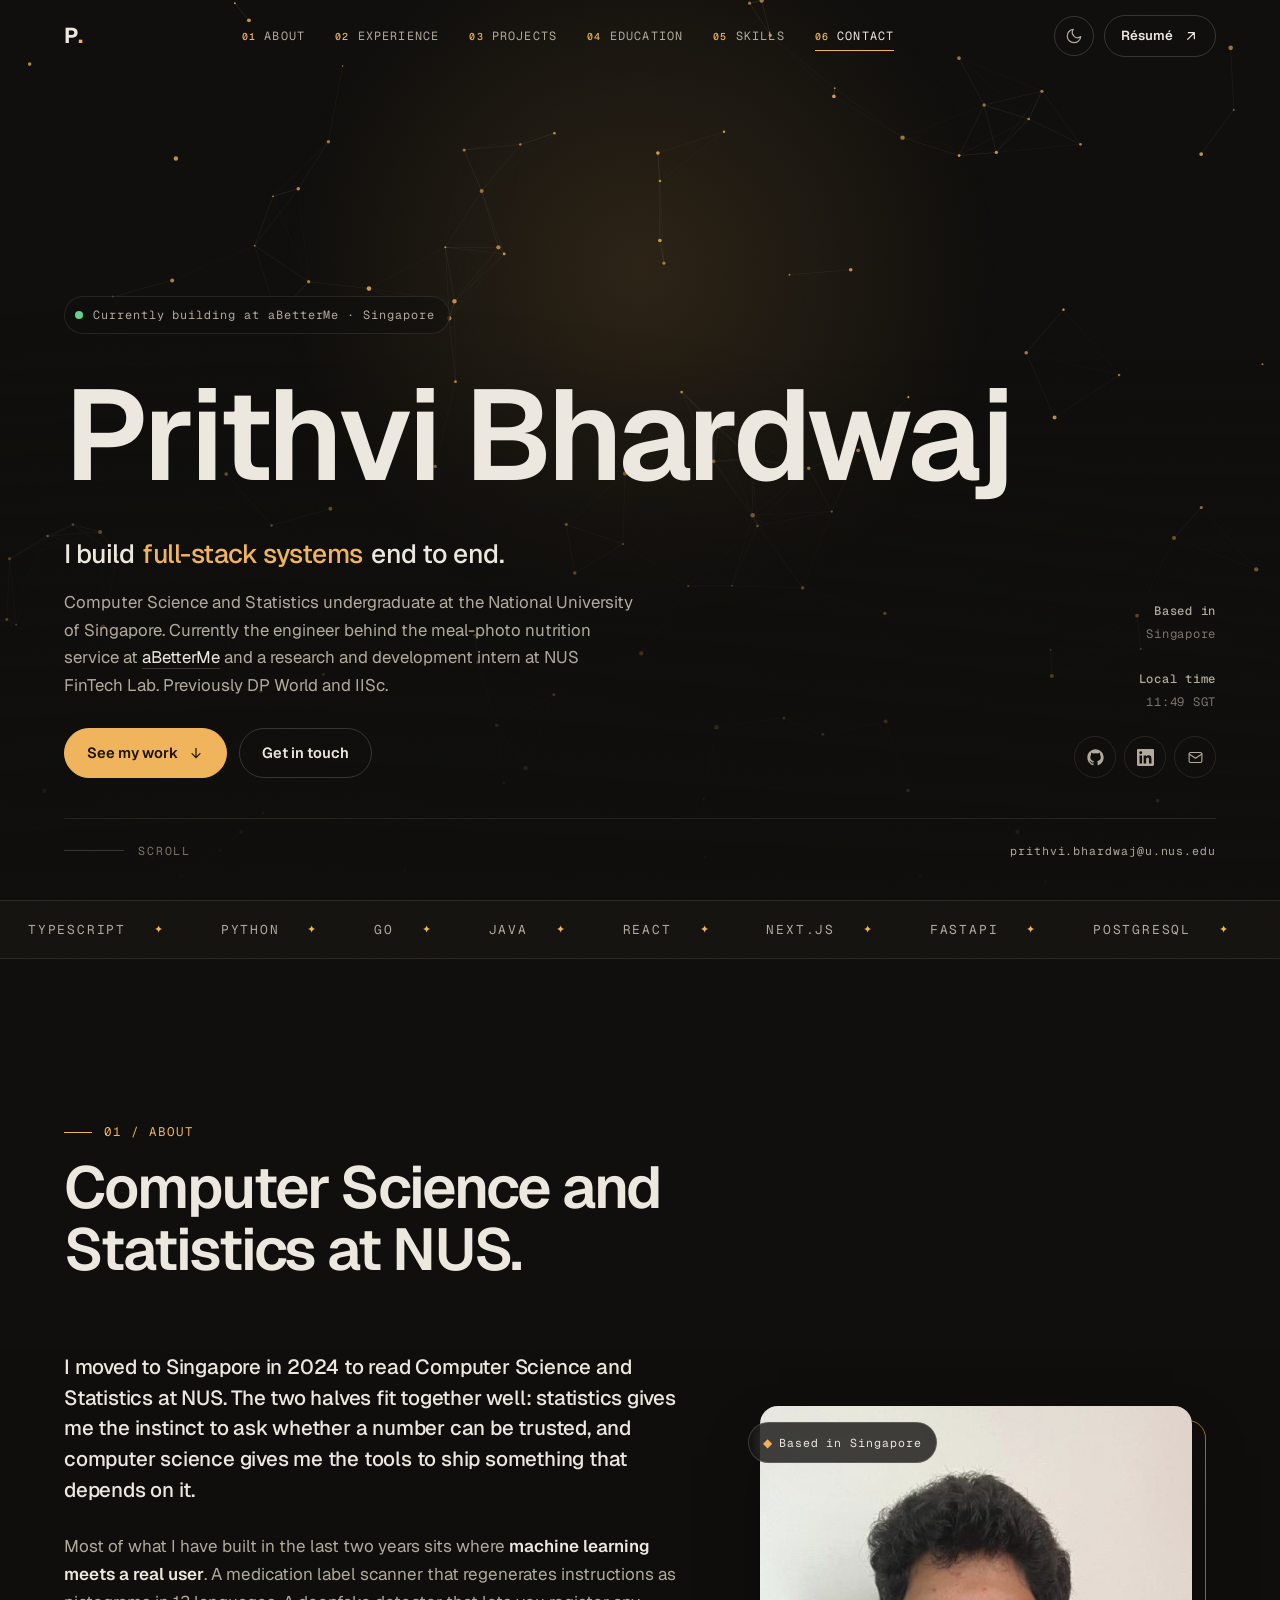
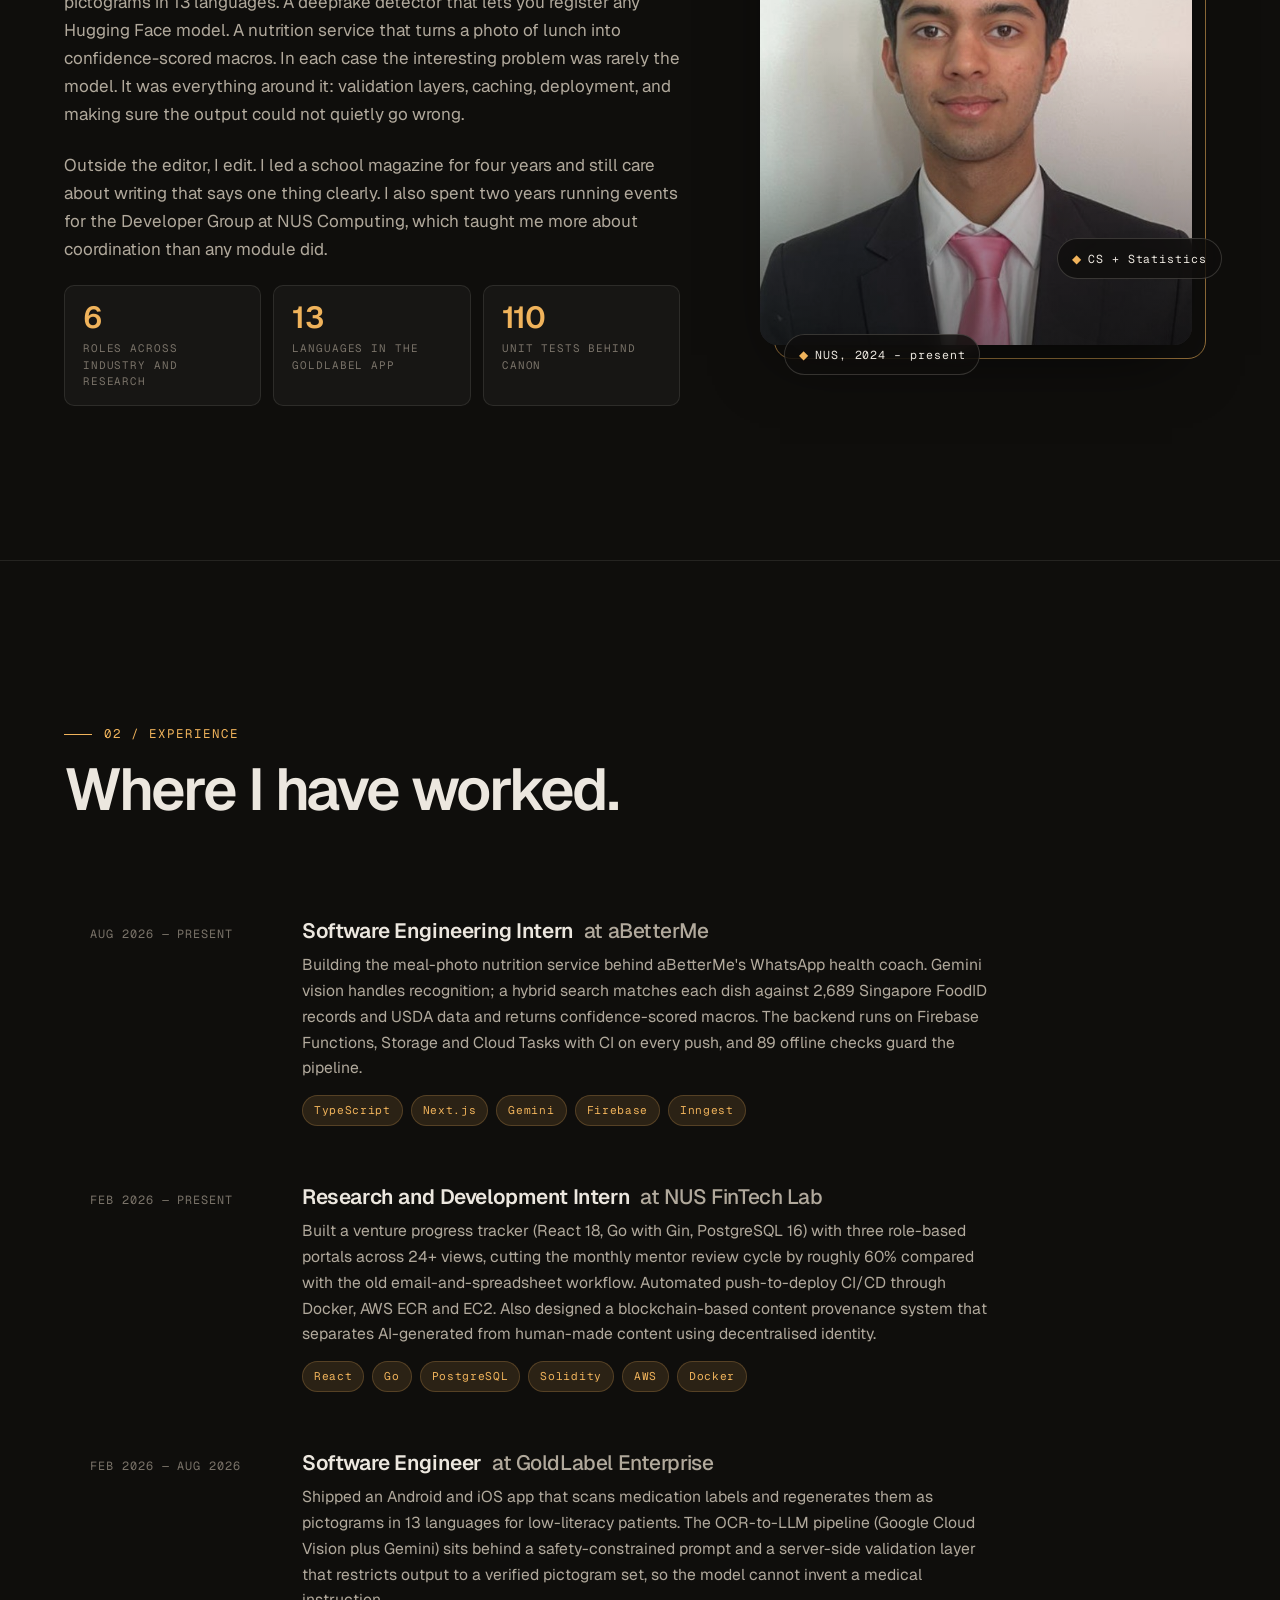
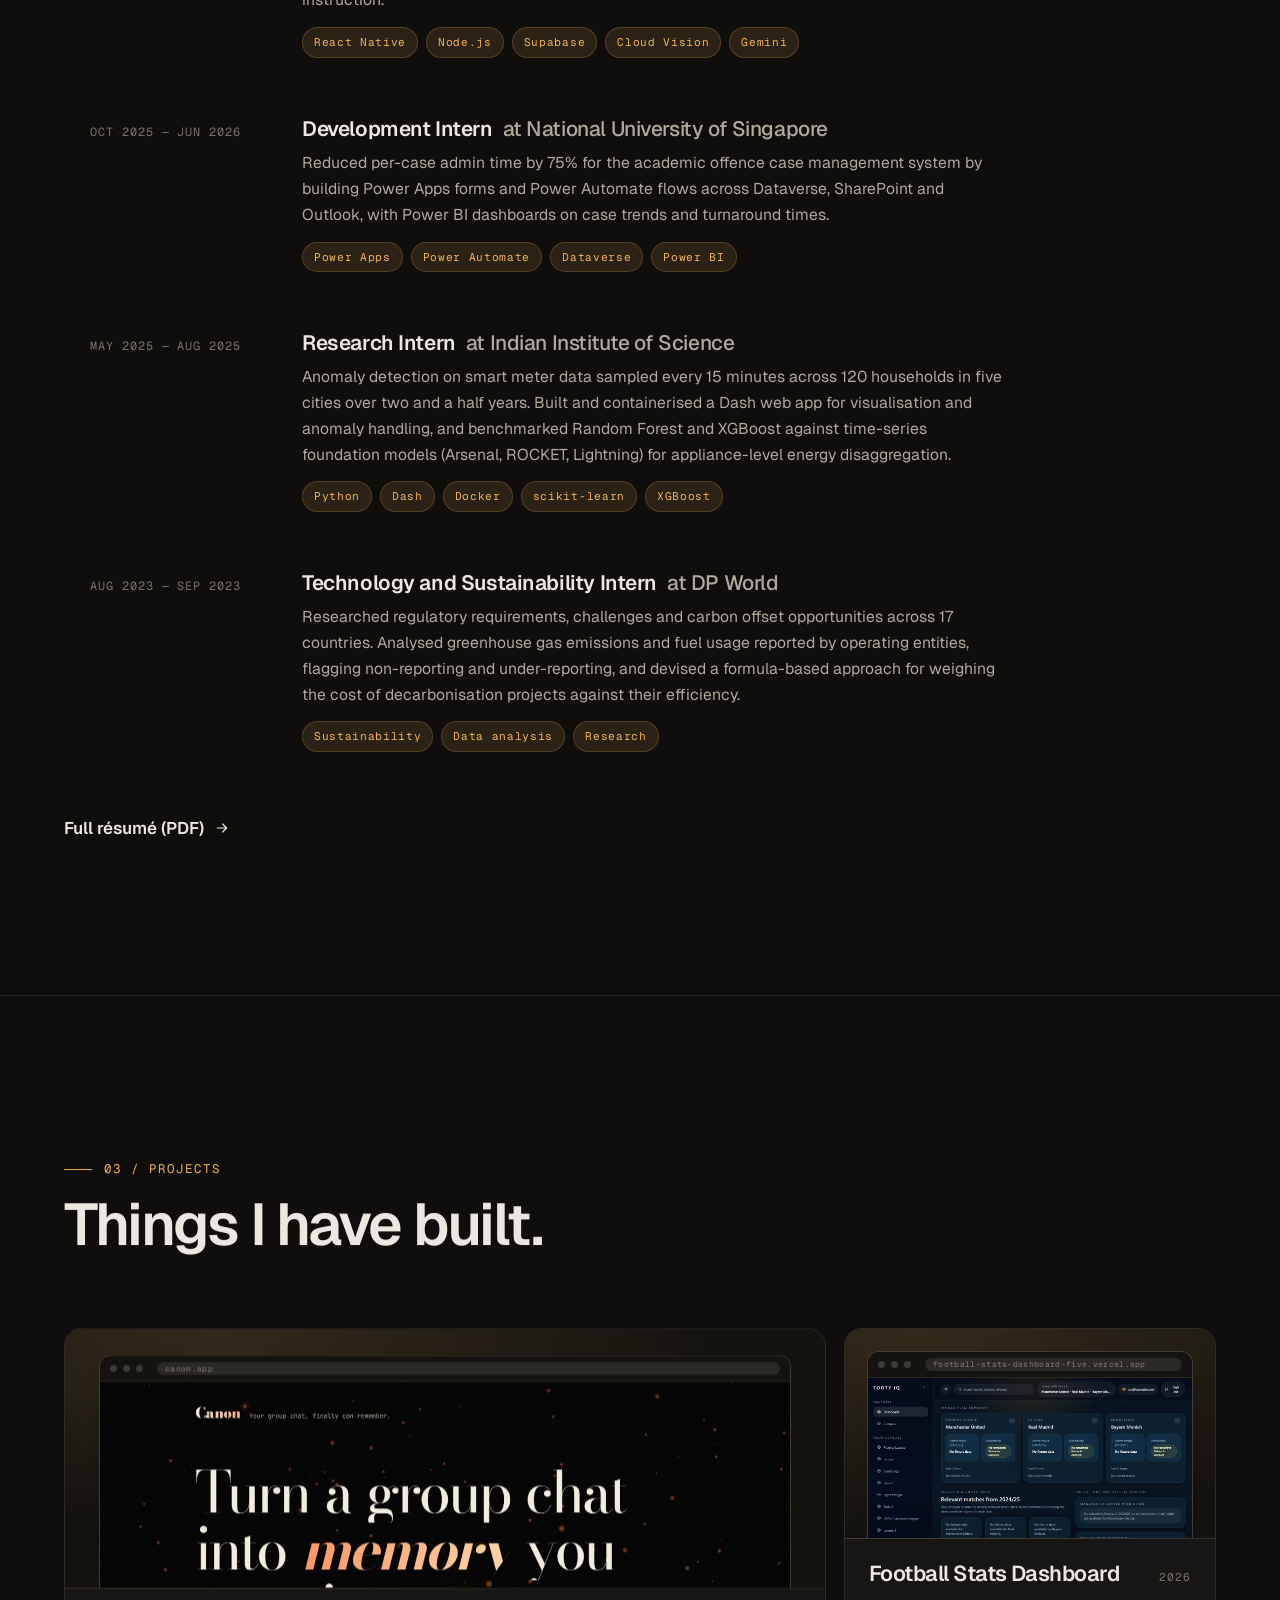
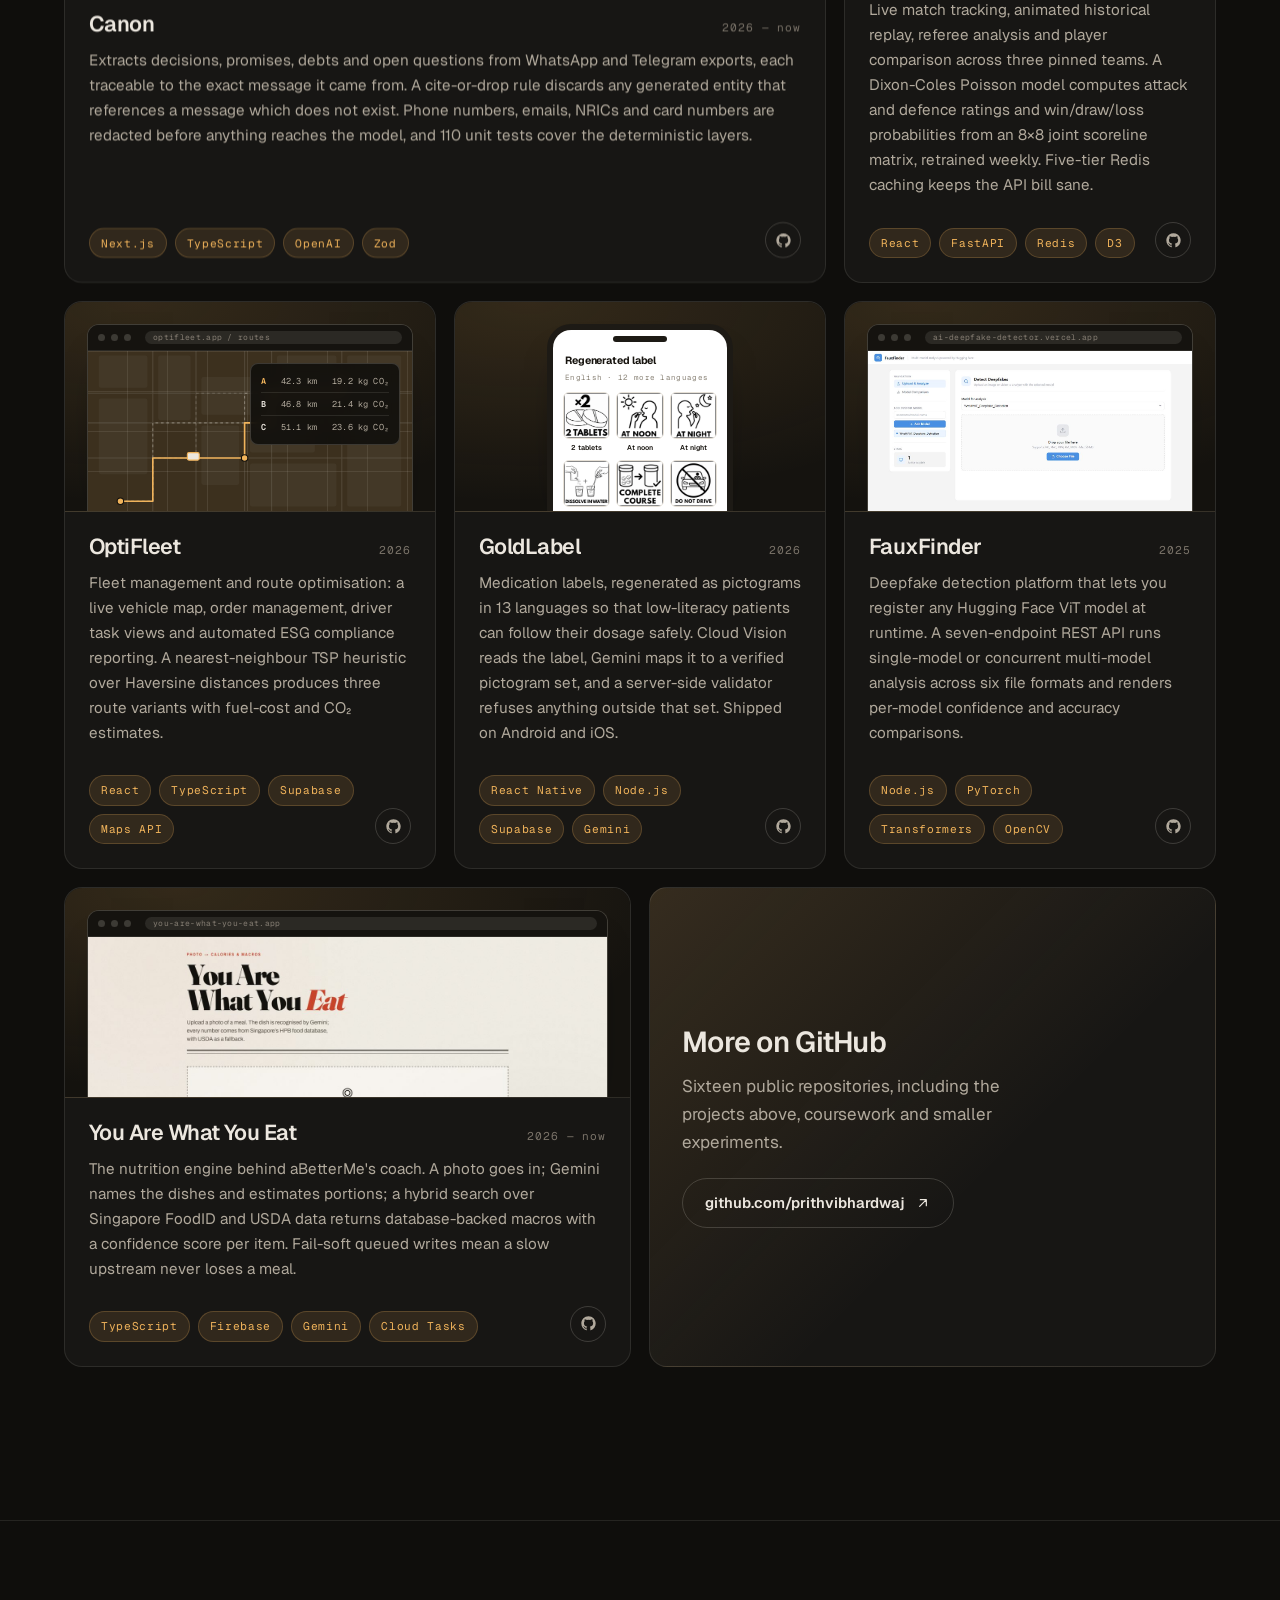
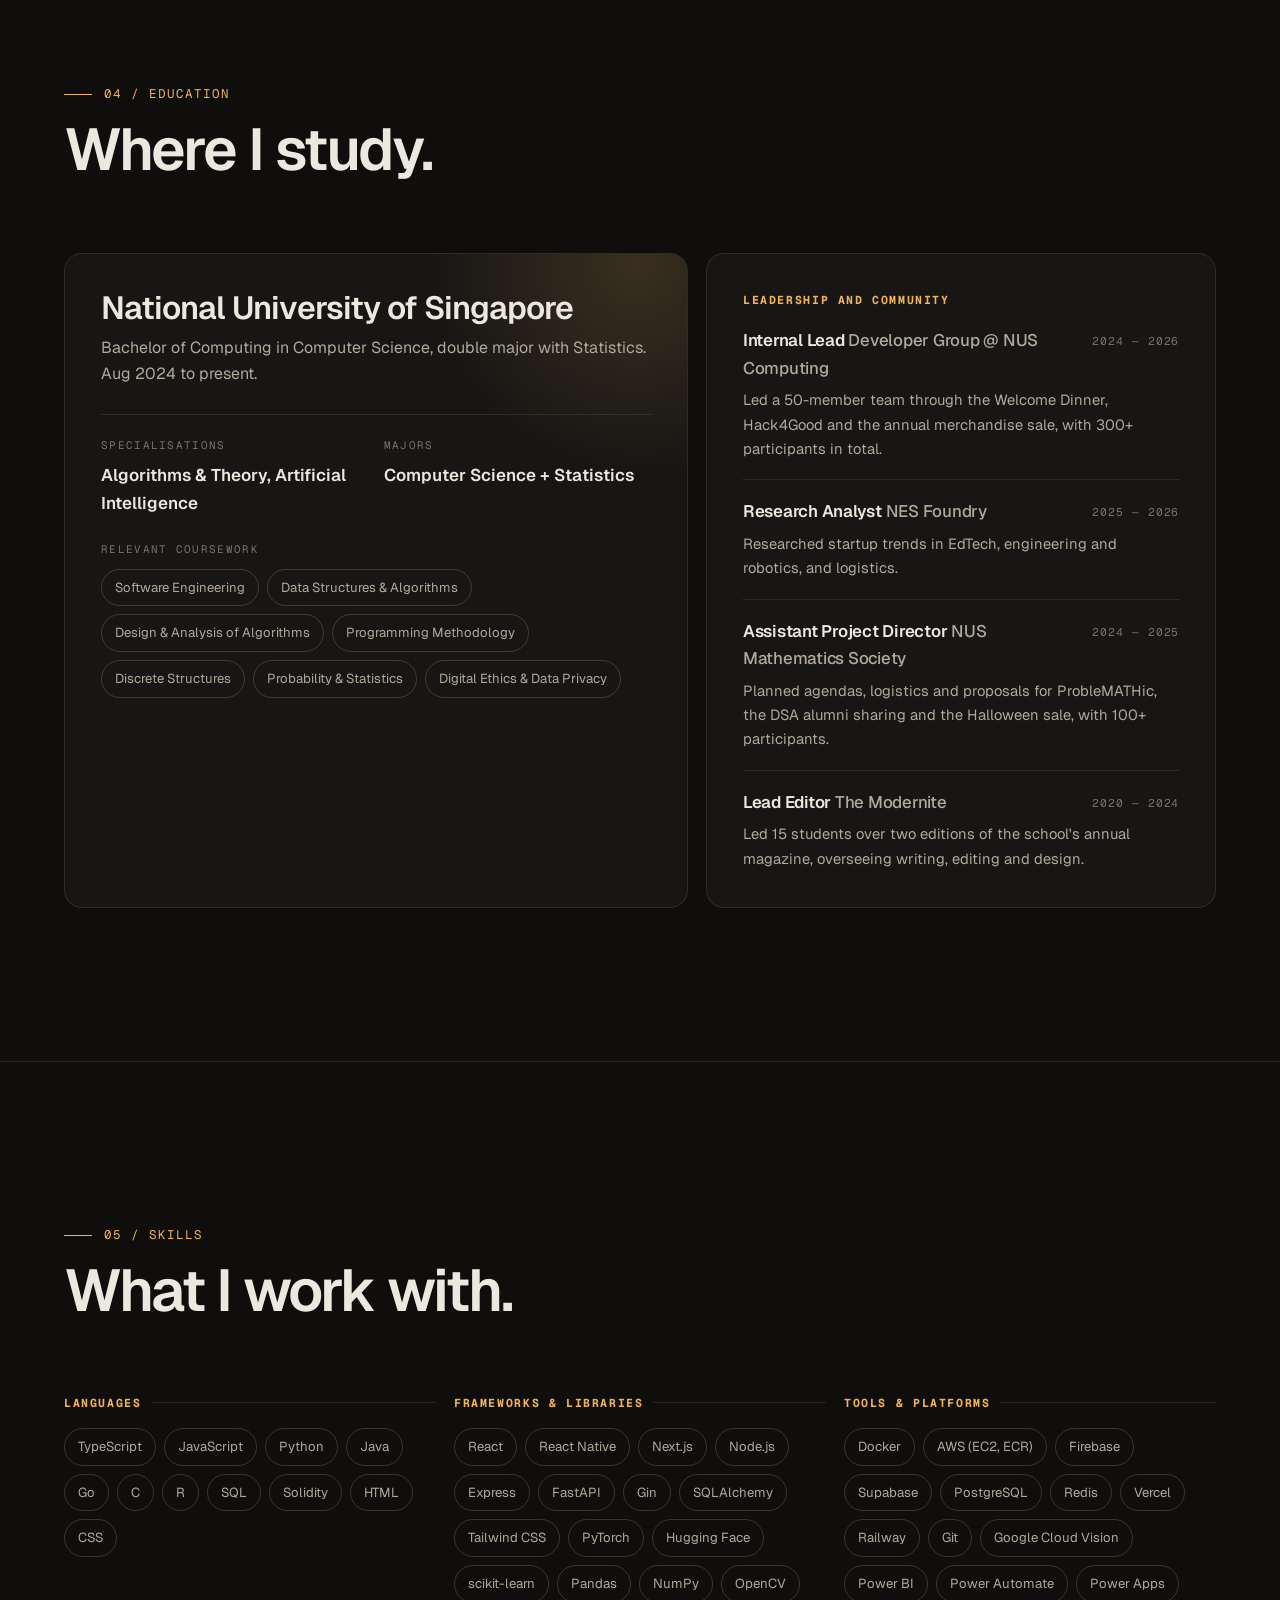
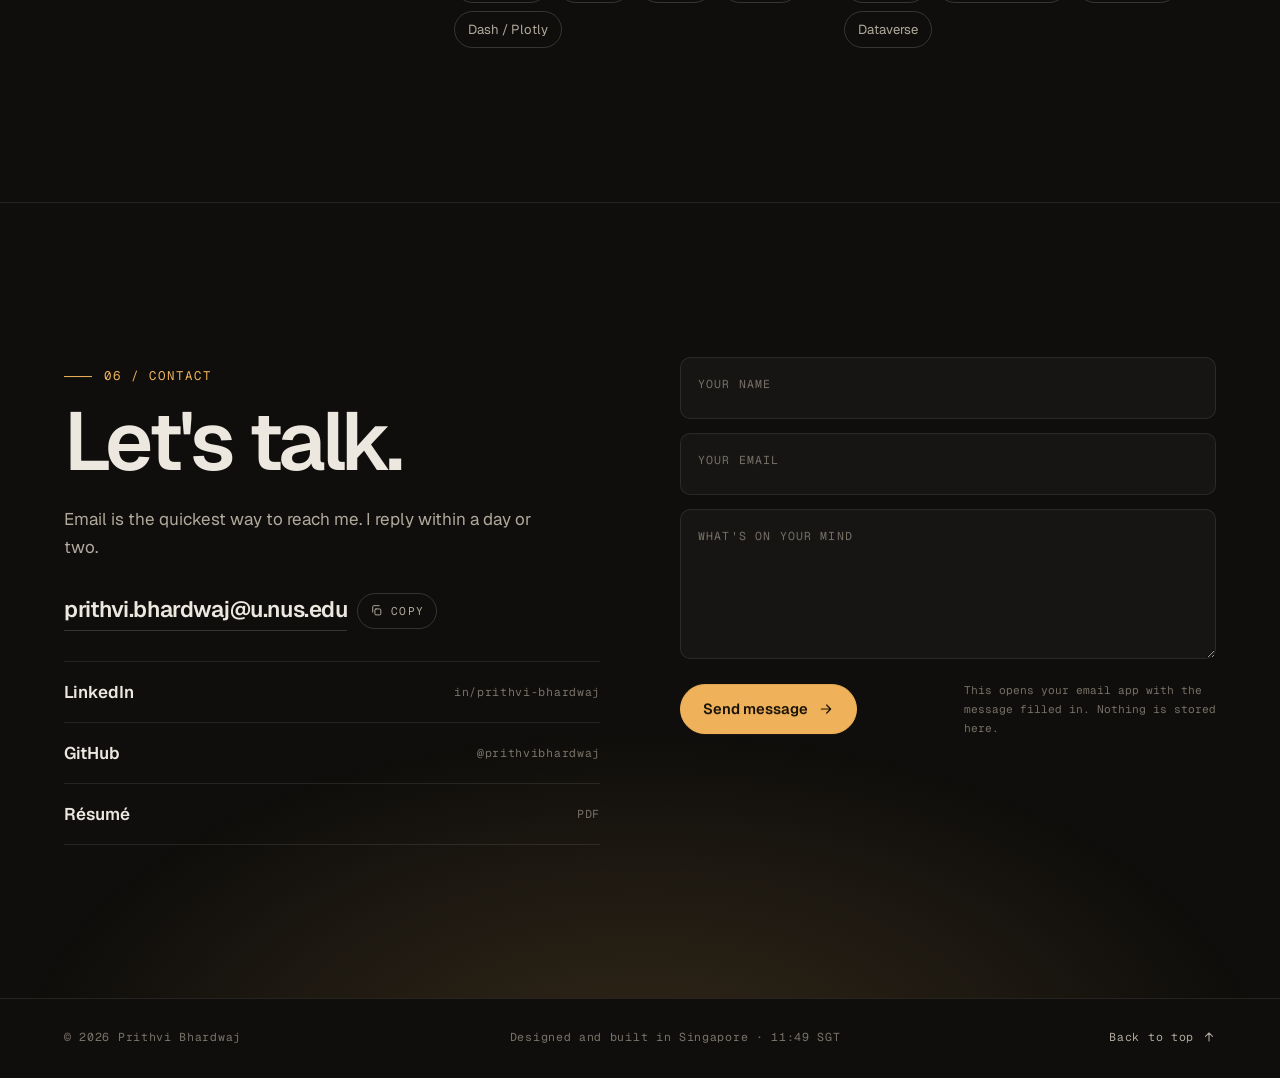
<file: index.html>
<!DOCTYPE html>
<html lang="en" class="no-js">
<head>
  <meta charset="utf-8">
  <meta name="viewport" content="width=device-width, initial-scale=1">
  <title>Prithvi Bhardwaj</title>
  <meta name="description" content="Prithvi Bhardwaj is a Computer Science and Statistics undergraduate at the National University of Singapore who builds ML-backed products end to end. Currently at aBetterMe and NUS FinTech Lab; previously GoldLabel, DP World and IISc.">
  <meta name="author" content="Prithvi Bhardwaj">
  <meta name="theme-color" content="#0f0e0c">
  <meta property="og:type" content="website">
  <meta property="og:title" content="Prithvi Bhardwaj — Software engineer">
  <meta property="og:description" content="CS + Statistics at NUS. I build ML-backed products end to end.">
  <meta property="og:image" content="assets/img/prithvi.jpg">
  <meta name="twitter:card" content="summary_large_image">
  <link rel="icon" href="data:image/svg+xml,%3Csvg xmlns='http://www.w3.org/2000/svg' viewBox='0 0 64 64'%3E%3Crect width='64' height='64' rx='14' fill='%230f0e0c'/%3E%3Ctext x='32' y='45' text-anchor='middle' font-family='Georgia,serif' font-style='italic' font-size='40' fill='%23f0b35b'%3EP%3C/text%3E%3C/svg%3E">
  <script>
    try { var t = localStorage.getItem('theme'); if (t) document.documentElement.setAttribute('data-theme', t); } catch (e) {}
    document.documentElement.classList.remove('no-js');
  </script>
  <link rel="preconnect" href="https://fonts.googleapis.com">
  <link rel="preconnect" href="https://fonts.gstatic.com" crossorigin>
  <link href="https://fonts.googleapis.com/css2?family=Geist:wght@400;500;600;700&family=Geist+Mono:wght@400;500&display=swap" rel="stylesheet">
  <link rel="stylesheet" href="assets/css/styles.css">
</head>
<body>
  <a class="skip-link" href="#about">Skip to content</a>

  <div class="grain" aria-hidden="true"></div>
  <div class="spotlight" aria-hidden="true"></div>
  <div class="progress" aria-hidden="true"></div>
  <div class="cursor-dot" aria-hidden="true"></div>
  <div class="cursor-ring" aria-hidden="true"><span>View</span></div>

  <!-- ============ NAV ============ -->
  <header class="nav" id="nav">
    <div class="wrap">
      <a class="logo" href="#top" aria-label="Prithvi Bhardwaj, back to top">P<i>.</i></a>
      <nav class="nav-links" aria-label="Primary">
        <a class="nav-link" href="#about"><b>01</b>About</a>
        <a class="nav-link" href="#experience"><b>02</b>Experience</a>
        <a class="nav-link" href="#projects"><b>03</b>Projects</a>
        <a class="nav-link" href="#education"><b>04</b>Education</a>
        <a class="nav-link" href="#skills"><b>05</b>Skills</a>
        <a class="nav-link" href="#contact"><b>06</b>Contact</a>
      </nav>
      <div class="nav-actions">
        <button class="icon-btn theme-toggle" type="button" aria-label="Toggle light and dark theme">
          <svg class="moon" viewBox="0 0 24 24" fill="none" stroke="currentColor" stroke-width="1.6" stroke-linecap="round" stroke-linejoin="round"><path d="M21 12.79A9 9 0 1 1 11.21 3 7 7 0 0 0 21 12.79z"/></svg>
          <svg class="sun" viewBox="0 0 24 24" fill="none" stroke="currentColor" stroke-width="1.6" stroke-linecap="round" stroke-linejoin="round"><circle cx="12" cy="12" r="4"/><path d="M12 2v2M12 20v2M4.93 4.93l1.41 1.41M17.66 17.66l1.41 1.41M2 12h2M20 12h2M4.93 19.07l1.41-1.41M17.66 6.34l1.41-1.41"/></svg>
        </button>
        <a class="btn btn-sm" href="assets/Prithvi_Bhardwaj_Resume.pdf" target="_blank" rel="noopener" data-magnetic>
          <span class="btn-bg"></span><span>Résumé</span>
          <svg viewBox="0 0 24 24" fill="none" stroke="currentColor" stroke-width="1.8" stroke-linecap="round" stroke-linejoin="round"><path d="M7 17 17 7M8 7h9v9"/></svg>
        </a>
        <button class="icon-btn menu-btn" type="button" aria-label="Open menu" aria-expanded="false" aria-controls="mobile-menu"><span></span><span></span></button>
      </div>
    </div>
  </header>

  <div class="mobile-menu" id="mobile-menu">
    <nav class="mobile-links" aria-label="Mobile">
      <a href="#about"><b>01</b>About</a>
      <a href="#experience"><b>02</b>Experience</a>
      <a href="#projects"><b>03</b>Projects</a>
      <a href="#education"><b>04</b>Education</a>
      <a href="#skills"><b>05</b>Skills</a>
      <a href="#contact"><b>06</b>Contact</a>
    </nav>
    <div class="mobile-foot">
      <a href="https://github.com/prithvibhardwaj" target="_blank" rel="noopener">GitHub</a>
      <a href="https://www.linkedin.com/in/prithvi-bhardwaj" target="_blank" rel="noopener">LinkedIn</a>
      <a href="mailto:prithvi.bhardwaj@u.nus.edu">Email</a>
    </div>
  </div>

  <main id="top">
    <!-- ============ HERO ============ -->
    <section class="hero" aria-label="Introduction">
      <canvas class="hero-canvas" aria-hidden="true"></canvas>
      <div class="hero-fade" aria-hidden="true"></div>
      <div class="wrap">
        <div class="hero-status hero-fade-in">
          <span class="dot" aria-hidden="true"></span>
          Currently building at aBetterMe · Singapore
        </div>

        <h1 class="hero-title" aria-label="Prithvi Bhardwaj">
          <span class="word" aria-hidden="true">Prithvi</span>
          <span class="word" aria-hidden="true">Bhardwaj</span>
        </h1>

        <div class="hero-grid">
          <div>
            <p class="hero-role hero-fade-in">
              <span>I build</span>
              <span class="rotator" aria-live="off">
                <span>ML-backed products</span>
                <span>full-stack systems</span>
                <span>data pipelines</span>
                <span>things that ship</span>
              </span>
              <span>end to end.</span>
            </p>
            <p class="hero-sub hero-fade-in">
              Computer Science and Statistics undergraduate at the National University of Singapore. Currently the engineer behind the meal-photo nutrition service at <a href="https://abetterme.co" target="_blank" rel="noopener">aBetterMe</a> and a research and development intern at NUS FinTech Lab. Previously DP World and IISc.
            </p>
            <div class="hero-ctas hero-fade-in">
              <a class="btn btn-primary" href="#projects" data-magnetic>
                <span class="btn-bg"></span><span>See my work</span>
                <svg viewBox="0 0 24 24" fill="none" stroke="currentColor" stroke-width="1.8" stroke-linecap="round" stroke-linejoin="round"><path d="M12 5v14M6 13l6 6 6-6"/></svg>
              </a>
              <a class="btn" href="#contact" data-magnetic>
                <span class="btn-bg"></span><span>Get in touch</span>
              </a>
            </div>
          </div>

          <div class="hero-meta hero-fade-in">
            <div class="meta-block">
              <strong>Based in</strong>
              Singapore
            </div>
            <div class="meta-block">
              <strong>Local time</strong>
              <span data-clock>--:-- SGT</span>
            </div>
            <div class="socials">
              <a href="https://github.com/prithvibhardwaj" target="_blank" rel="noopener" aria-label="GitHub">
                <svg viewBox="0 0 24 24" fill="currentColor"><path d="M12 .5C5.65.5.5 5.65.5 12c0 5.08 3.29 9.39 7.86 10.91.58.1.79-.25.79-.56v-2.17c-3.2.7-3.87-1.37-3.87-1.37-.52-1.33-1.28-1.68-1.28-1.68-1.05-.72.08-.7.08-.7 1.16.08 1.77 1.19 1.77 1.19 1.03 1.77 2.7 1.26 3.36.96.1-.75.4-1.26.73-1.55-2.55-.29-5.24-1.28-5.24-5.69 0-1.26.45-2.29 1.19-3.09-.12-.29-.52-1.46.11-3.05 0 0 .97-.31 3.18 1.18a11 11 0 0 1 5.79 0c2.2-1.49 3.17-1.18 3.17-1.18.63 1.59.23 2.76.12 3.05.74.8 1.19 1.83 1.19 3.09 0 4.42-2.7 5.39-5.26 5.68.41.36.78 1.06.78 2.14v3.17c0 .31.21.67.8.56C20.21 21.38 23.5 17.08 23.5 12 23.5 5.65 18.35.5 12 .5z"/></svg>
              </a>
              <a href="https://www.linkedin.com/in/prithvi-bhardwaj" target="_blank" rel="noopener" aria-label="LinkedIn">
                <svg viewBox="0 0 24 24" fill="currentColor"><path d="M20.45 20.45h-3.55v-5.57c0-1.33-.03-3.04-1.85-3.04-1.85 0-2.14 1.45-2.14 2.94v5.67H9.36V9h3.41v1.56h.05c.47-.9 1.63-1.85 3.36-1.85 3.6 0 4.26 2.37 4.26 5.45v6.29zM5.34 7.43a2.06 2.06 0 1 1 0-4.12 2.06 2.06 0 0 1 0 4.12zM7.12 20.45H3.56V9h3.56v11.45zM22.22 0H1.77C.79 0 0 .77 0 1.72v20.56C0 23.23.79 24 1.77 24h20.45c.98 0 1.78-.77 1.78-1.72V1.72C24 .77 23.2 0 22.22 0z"/></svg>
              </a>
              <a href="mailto:prithvi.bhardwaj@u.nus.edu" aria-label="Email">
                <svg viewBox="0 0 24 24" fill="none" stroke="currentColor" stroke-width="1.6" stroke-linecap="round" stroke-linejoin="round"><rect x="3" y="5" width="18" height="14" rx="2"/><path d="m3 7 9 6 9-6"/></svg>
              </a>
            </div>
          </div>
        </div>

        <div class="hero-bottom hero-fade-in">
          <a class="scroll-hint" href="#about"><span class="line" aria-hidden="true"></span>Scroll</a>
          <span class="mono"><a href="mailto:prithvi.bhardwaj@u.nus.edu">prithvi.bhardwaj@u.nus.edu</a></span>
        </div>
      </div>
    </section>

    <!-- ============ TICKER ============ -->
    <div class="ticker" aria-hidden="true">
      <div class="ticker-track">
        <span>TypeScript</span><span>Python</span><span>Go</span><span>Java</span><span>React</span><span>Next.js</span><span>FastAPI</span><span>PostgreSQL</span><span>Redis</span><span>Docker</span><span>AWS</span><span>Firebase</span><span>Supabase</span><span>PyTorch</span><span>Gemini</span><span>Solidity</span><span>Power Platform</span>
        <span>TypeScript</span><span>Python</span><span>Go</span><span>Java</span><span>React</span><span>Next.js</span><span>FastAPI</span><span>PostgreSQL</span><span>Redis</span><span>Docker</span><span>AWS</span><span>Firebase</span><span>Supabase</span><span>PyTorch</span><span>Gemini</span><span>Solidity</span><span>Power Platform</span>
      </div>
    </div>

    <!-- ============ ABOUT ============ -->
    <section class="section" id="about">
      <div class="wrap">
        <div class="section-head">
          <div data-reveal>
            <span class="eyebrow">01 / About</span>
            <h2 class="h2">Computer Science and Statistics at NUS.</h2>
          </div>
        </div>

        <div class="about-grid">
          <div class="about-copy" data-reveal-group>
            <p>I moved to Singapore in 2024 to read Computer Science and Statistics at NUS. The two halves fit together well: statistics gives me the instinct to ask whether a number can be trusted, and computer science gives me the tools to ship something that depends on it.</p>
            <p>Most of what I have built in the last two years sits where <strong>machine learning meets a real user</strong>. A medication label scanner that regenerates instructions as pictograms in 13 languages. A deepfake detector that lets you register any Hugging Face model. A nutrition service that turns a photo of lunch into confidence-scored macros. In each case the interesting problem was rarely the model. It was everything around it: validation layers, caching, deployment, and making sure the output could not quietly go wrong.</p>
            <p>Outside the editor, I edit. I led a school magazine for four years and still care about writing that says one thing clearly. I also spent two years running events for the Developer Group at NUS Computing, which taught me more about coordination than any module did.</p>
            <div class="about-facts">
              <div class="fact"><b>6</b><span>roles across industry and research</span></div>
              <div class="fact"><b>13</b><span>languages in the GoldLabel app</span></div>
              <div class="fact"><b>110</b><span>unit tests behind Canon</span></div>
            </div>
          </div>

          <div class="portrait-wrap" data-reveal data-reveal-delay="0.15">
            <div class="portrait-frame" aria-hidden="true"></div>
            <div class="portrait" data-tilt>
              <img src="assets/img/prithvi.jpg" alt="Portrait of Prithvi Bhardwaj" width="800" height="1000" loading="lazy">
            </div>
            <span class="chip-float a"><i>◆</i>Based in Singapore</span>
            <span class="chip-float b"><i>◆</i>CS + Statistics</span>
            <span class="chip-float c"><i>◆</i>NUS, 2024 – present</span>
          </div>
        </div>
      </div>
    </section>

    <!-- ============ EXPERIENCE ============ -->
    <section class="section" id="experience">
      <div class="wrap">
        <div class="section-head">
          <div data-reveal>
            <span class="eyebrow">02 / Experience</span>
            <h2 class="h2">Where I have worked.</h2>
          </div>
        </div>

        <div class="xp-list" data-reveal-group>
          <article class="xp">
            <div class="xp-date">Aug 2026 — Present</div>
            <div>
              <h3 class="xp-title">Software Engineering Intern <span class="co">at aBetterMe</span></h3>
              <p class="xp-body">Building the meal-photo nutrition service behind aBetterMe's WhatsApp health coach. Gemini vision handles recognition; a hybrid search matches each dish against 2,689 Singapore FoodID records and USDA data and returns confidence-scored macros. The backend runs on Firebase Functions, Storage and Cloud Tasks with CI on every push, and 89 offline checks guard the pipeline.</p>
              <ul class="tags"><li class="tag">TypeScript</li><li class="tag">Next.js</li><li class="tag">Gemini</li><li class="tag">Firebase</li><li class="tag">Inngest</li></ul>
            </div>
          </article>

          <article class="xp">
            <div class="xp-date">Feb 2026 — Present</div>
            <div>
              <h3 class="xp-title">Research and Development Intern <span class="co">at NUS FinTech Lab</span></h3>
              <p class="xp-body">Built a venture progress tracker (React 18, Go with Gin, PostgreSQL 16) with three role-based portals across 24+ views, cutting the monthly mentor review cycle by roughly 60% compared with the old email-and-spreadsheet workflow. Automated push-to-deploy CI/CD through Docker, AWS ECR and EC2. Also designed a blockchain-based content provenance system that separates AI-generated from human-made content using decentralised identity.</p>
              <ul class="tags"><li class="tag">React</li><li class="tag">Go</li><li class="tag">PostgreSQL</li><li class="tag">Solidity</li><li class="tag">AWS</li><li class="tag">Docker</li></ul>
            </div>
          </article>

          <article class="xp">
            <div class="xp-date">Feb 2026 — Aug 2026</div>
            <div>
              <h3 class="xp-title">Software Engineer <span class="co">at GoldLabel Enterprise</span></h3>
              <p class="xp-body">Shipped an Android and iOS app that scans medication labels and regenerates them as pictograms in 13 languages for low-literacy patients. The OCR-to-LLM pipeline (Google Cloud Vision plus Gemini) sits behind a safety-constrained prompt and a server-side validation layer that restricts output to a verified pictogram set, so the model cannot invent a medical instruction.</p>
              <ul class="tags"><li class="tag">React Native</li><li class="tag">Node.js</li><li class="tag">Supabase</li><li class="tag">Cloud Vision</li><li class="tag">Gemini</li></ul>
            </div>
          </article>

          <article class="xp">
            <div class="xp-date">Oct 2025 — Jun 2026</div>
            <div>
              <h3 class="xp-title">Development Intern <span class="co">at National University of Singapore</span></h3>
              <p class="xp-body">Reduced per-case admin time by 75% for the academic offence case management system by building Power Apps forms and Power Automate flows across Dataverse, SharePoint and Outlook, with Power BI dashboards on case trends and turnaround times.</p>
              <ul class="tags"><li class="tag">Power Apps</li><li class="tag">Power Automate</li><li class="tag">Dataverse</li><li class="tag">Power BI</li></ul>
            </div>
          </article>

          <article class="xp">
            <div class="xp-date">May 2025 — Aug 2025</div>
            <div>
              <h3 class="xp-title">Research Intern <span class="co">at Indian Institute of Science</span></h3>
              <p class="xp-body">Anomaly detection on smart meter data sampled every 15 minutes across 120 households in five cities over two and a half years. Built and containerised a Dash web app for visualisation and anomaly handling, and benchmarked Random Forest and XGBoost against time-series foundation models (Arsenal, ROCKET, Lightning) for appliance-level energy disaggregation.</p>
              <ul class="tags"><li class="tag">Python</li><li class="tag">Dash</li><li class="tag">Docker</li><li class="tag">scikit-learn</li><li class="tag">XGBoost</li></ul>
            </div>
          </article>

          <article class="xp">
            <div class="xp-date">Aug 2023 — Sep 2023</div>
            <div>
              <h3 class="xp-title">Technology and Sustainability Intern <span class="co">at DP World</span></h3>
              <p class="xp-body">Researched regulatory requirements, challenges and carbon offset opportunities across 17 countries. Analysed greenhouse gas emissions and fuel usage reported by operating entities, flagging non-reporting and under-reporting, and devised a formula-based approach for weighing the cost of decarbonisation projects against their efficiency.</p>
              <ul class="tags"><li class="tag">Sustainability</li><li class="tag">Data analysis</li><li class="tag">Research</li></ul>
            </div>
          </article>
        </div>

        <a class="xp-more" href="assets/Prithvi_Bhardwaj_Resume.pdf" target="_blank" rel="noopener" data-reveal>
          Full résumé (PDF)
          <svg viewBox="0 0 24 24" fill="none" stroke="currentColor" stroke-width="1.8" stroke-linecap="round" stroke-linejoin="round"><path d="M5 12h14M13 6l6 6-6 6"/></svg>
        </a>
      </div>
    </section>

    <!-- ============ PROJECTS ============ -->
    <section class="section" id="projects">
      <div class="wrap">
        <div class="section-head">
          <div data-reveal>
            <span class="eyebrow">03 / Projects</span>
            <h2 class="h2">Things I have built.</h2>
          </div>
        </div>

        <div class="proj-grid" data-reveal-group>
          <!-- Canon -->
          <article class="proj wide" data-tilt>
            <a class="proj-cover-link" href="https://github.com/prithvibhardwaj/Canon" target="_blank" rel="noopener" aria-label="Canon on GitHub" data-cursor="View"></a>
            <div class="proj-visual" aria-hidden="true">
              <div class="shot">
                <div class="shot-bar"><i></i><i></i><i></i><span>canon.app</span></div>
                <img src="assets/img/projects/canon.jpg" alt="" loading="lazy" width="1280" height="800">
              </div>
            </div>
            <div class="proj-body">
              <div class="proj-top"><h3 class="proj-title">Canon</h3><span class="proj-year">2026 — now</span></div>
              <p class="proj-desc">Extracts decisions, promises, debts and open questions from WhatsApp and Telegram exports, each traceable to the exact message it came from. A cite-or-drop rule discards any generated entity that references a message which does not exist. Phone numbers, emails, NRICs and card numbers are redacted before anything reaches the model, and 110 unit tests cover the deterministic layers.</p>
              <div class="proj-foot">
                <ul class="tags"><li class="tag">Next.js</li><li class="tag">TypeScript</li><li class="tag">OpenAI</li><li class="tag">Zod</li></ul>
                <div class="proj-links"><a href="https://github.com/prithvibhardwaj/Canon" target="_blank" rel="noopener" aria-label="Canon repository"><svg viewBox="0 0 24 24" fill="currentColor"><path d="M12 .5C5.65.5.5 5.65.5 12c0 5.08 3.29 9.39 7.86 10.91.58.1.79-.25.79-.56v-2.17c-3.2.7-3.87-1.37-3.87-1.37-.52-1.33-1.28-1.68-1.28-1.68-1.05-.72.08-.7.08-.7 1.16.08 1.77 1.19 1.77 1.19 1.03 1.77 2.7 1.26 3.36.96.1-.75.4-1.26.73-1.55-2.55-.29-5.24-1.28-5.24-5.69 0-1.26.45-2.29 1.19-3.09-.12-.29-.52-1.46.11-3.05 0 0 .97-.31 3.18 1.18a11 11 0 0 1 5.79 0c2.2-1.49 3.17-1.18 3.17-1.18.63 1.59.23 2.76.12 3.05.74.8 1.19 1.83 1.19 3.09 0 4.42-2.7 5.39-5.26 5.68.41.36.78 1.06.78 2.14v3.17c0 .31.21.67.8.56C20.21 21.38 23.5 17.08 23.5 12 23.5 5.65 18.35.5 12 .5z"/></svg></a></div>
              </div>
            </div>
          </article>

          <!-- Football -->
          <article class="proj" data-tilt>
            <a class="proj-cover-link" href="https://github.com/prithvibhardwaj/Football-Stats-Dashboard" target="_blank" rel="noopener" aria-label="Football Statistics Dashboard on GitHub" data-cursor="View"></a>
            <div class="proj-visual" aria-hidden="true">
              <div class="shot">
                <div class="shot-bar"><i></i><i></i><i></i><span>football-stats-dashboard-five.vercel.app</span></div>
                <img src="assets/img/projects/football.jpg" alt="" loading="lazy" width="1280" height="800">
              </div>
            </div>
            <div class="proj-body">
              <div class="proj-top"><h3 class="proj-title">Football Stats Dashboard</h3><span class="proj-year">2026</span></div>
              <p class="proj-desc">Live match tracking, animated historical replay, referee analysis and player comparison across three pinned teams. A Dixon-Coles Poisson model computes attack and defence ratings and win/draw/loss probabilities from an 8×8 joint scoreline matrix, retrained weekly. Five-tier Redis caching keeps the API bill sane.</p>
              <div class="proj-foot">
                <ul class="tags"><li class="tag">React</li><li class="tag">FastAPI</li><li class="tag">Redis</li><li class="tag">D3</li></ul>
                <div class="proj-links"><a href="https://github.com/prithvibhardwaj/Football-Stats-Dashboard" target="_blank" rel="noopener" aria-label="Football Stats Dashboard repository"><svg viewBox="0 0 24 24" fill="currentColor"><path d="M12 .5C5.65.5.5 5.65.5 12c0 5.08 3.29 9.39 7.86 10.91.58.1.79-.25.79-.56v-2.17c-3.2.7-3.87-1.37-3.87-1.37-.52-1.33-1.28-1.68-1.28-1.68-1.05-.72.08-.7.08-.7 1.16.08 1.77 1.19 1.77 1.19 1.03 1.77 2.7 1.26 3.36.96.1-.75.4-1.26.73-1.55-2.55-.29-5.24-1.28-5.24-5.69 0-1.26.45-2.29 1.19-3.09-.12-.29-.52-1.46.11-3.05 0 0 .97-.31 3.18 1.18a11 11 0 0 1 5.79 0c2.2-1.49 3.17-1.18 3.17-1.18.63 1.59.23 2.76.12 3.05.74.8 1.19 1.83 1.19 3.09 0 4.42-2.7 5.39-5.26 5.68.41.36.78 1.06.78 2.14v3.17c0 .31.21.67.8.56C20.21 21.38 23.5 17.08 23.5 12 23.5 5.65 18.35.5 12 .5z"/></svg></a></div>
              </div>
            </div>
          </article>

          <!-- OptiFleet -->
          <article class="proj" data-tilt>
            <a class="proj-cover-link" href="https://github.com/prithvibhardwaj/OptiFleet" target="_blank" rel="noopener" aria-label="OptiFleet on GitHub" data-cursor="View"></a>
            <div class="proj-visual" aria-hidden="true">
              <div class="shot">
                <div class="shot-bar"><i></i><i></i><i></i><span>optifleet.app / routes</span></div>
                <div class="map-mock">
                  <svg viewBox="0 0 600 320" preserveAspectRatio="xMidYMid slice">
                    <g class="blk"><rect x="20" y="20" width="90" height="60" rx="4"/><rect x="130" y="20" width="60" height="120" rx="4"/><rect x="20" y="100" width="90" height="140" rx="4"/><rect x="210" y="60" width="120" height="70" rx="4"/><rect x="210" y="150" width="70" height="110" rx="4"/><rect x="300" y="150" width="120" height="50" rx="4"/><rect x="350" y="20" width="110" height="110" rx="4"/><rect x="300" y="220" width="160" height="80" rx="4"/><rect x="480" y="20" width="100" height="280" rx="4"/></g>
                    <g class="road" fill="none"><path d="M0 90H600M0 145H600M0 210H600M120 0V320M200 0V320M290 0V320M340 0V320M470 0V320"/></g>
                    <path class="rC" d="M60 290 L120 290 L120 210 L200 210 L200 90 L340 90 L340 145 L470 145 L470 60"/>
                    <path class="rB" d="M60 290 L120 290 L120 145 L290 145 L290 90 L340 90 L340 145 L470 145 L470 60"/>
                    <path class="rA" d="M60 290 L120 290 L120 210 L290 210 L290 145 L340 145 L340 90 L470 90 L470 60"/>
                    <g class="pin"><circle cx="60" cy="290" r="6"/><circle cx="290" cy="210" r="6"/><circle cx="340" cy="90" r="6"/><circle cx="470" cy="60" r="6"/></g>
                    <rect class="truck" x="184" y="200" width="22" height="14" rx="3"/>
                  </svg>
                  <div class="map-panel">
                    <div><b class="on">A</b><span>42.3 km</span><span>19.2 kg CO₂</span></div>
                    <div><b>B</b><span>46.8 km</span><span>21.4 kg CO₂</span></div>
                    <div><b>C</b><span>51.1 km</span><span>23.6 kg CO₂</span></div>
                  </div>
                </div>
              </div>
            </div>
            <div class="proj-body">
              <div class="proj-top"><h3 class="proj-title">OptiFleet</h3><span class="proj-year">2026</span></div>
              <p class="proj-desc">Fleet management and route optimisation: a live vehicle map, order management, driver task views and automated ESG compliance reporting. A nearest-neighbour TSP heuristic over Haversine distances produces three route variants with fuel-cost and CO₂ estimates.</p>
              <div class="proj-foot">
                <ul class="tags"><li class="tag">React</li><li class="tag">TypeScript</li><li class="tag">Supabase</li><li class="tag">Maps API</li></ul>
                <div class="proj-links"><a href="https://github.com/prithvibhardwaj/OptiFleet" target="_blank" rel="noopener" aria-label="OptiFleet repository"><svg viewBox="0 0 24 24" fill="currentColor"><path d="M12 .5C5.65.5.5 5.65.5 12c0 5.08 3.29 9.39 7.86 10.91.58.1.79-.25.79-.56v-2.17c-3.2.7-3.87-1.37-3.87-1.37-.52-1.33-1.28-1.68-1.28-1.68-1.05-.72.08-.7.08-.7 1.16.08 1.77 1.19 1.77 1.19 1.03 1.77 2.7 1.26 3.36.96.1-.75.4-1.26.73-1.55-2.55-.29-5.24-1.28-5.24-5.69 0-1.26.45-2.29 1.19-3.09-.12-.29-.52-1.46.11-3.05 0 0 .97-.31 3.18 1.18a11 11 0 0 1 5.79 0c2.2-1.49 3.17-1.18 3.17-1.18.63 1.59.23 2.76.12 3.05.74.8 1.19 1.83 1.19 3.09 0 4.42-2.7 5.39-5.26 5.68.41.36.78 1.06.78 2.14v3.17c0 .31.21.67.8.56C20.21 21.38 23.5 17.08 23.5 12 23.5 5.65 18.35.5 12 .5z"/></svg></a></div>
              </div>
            </div>
          </article>

          <!-- GoldLabel -->
          <article class="proj" data-tilt>
            <a class="proj-cover-link" href="https://github.com/prithvibhardwaj/GoldLabel" target="_blank" rel="noopener" aria-label="GoldLabel on GitHub" data-cursor="View"></a>
            <div class="proj-visual" aria-hidden="true">
              <div class="phone">
                <div class="phone-top"><i></i></div>
                <div class="phone-head"><b>Regenerated label</b><span>English · 12 more languages</span></div>
                <div class="picto-grid">
                  <figure><img src="assets/img/pictograms/two-tablets.png" alt="" loading="lazy"><figcaption>2 tablets</figcaption></figure>
                  <figure><img src="assets/img/pictograms/at-noon.png" alt="" loading="lazy"><figcaption>At noon</figcaption></figure>
                  <figure><img src="assets/img/pictograms/at-night.png" alt="" loading="lazy"><figcaption>At night</figcaption></figure>
                  <figure><img src="assets/img/pictograms/dissolve-in-water.png" alt="" loading="lazy"><figcaption>Dissolve in water</figcaption></figure>
                  <figure><img src="assets/img/pictograms/complete-course.png" alt="" loading="lazy"><figcaption>Complete course</figcaption></figure>
                  <figure><img src="assets/img/pictograms/do-not-drive.png" alt="" loading="lazy"><figcaption>Do not drive</figcaption></figure>
                </div>
              </div>
            </div>
            <div class="proj-body">
              <div class="proj-top"><h3 class="proj-title">GoldLabel</h3><span class="proj-year">2026</span></div>
              <p class="proj-desc">Medication labels, regenerated as pictograms in 13 languages so that low-literacy patients can follow their dosage safely. Cloud Vision reads the label, Gemini maps it to a verified pictogram set, and a server-side validator refuses anything outside that set. Shipped on Android and iOS.</p>
              <div class="proj-foot">
                <ul class="tags"><li class="tag">React Native</li><li class="tag">Node.js</li><li class="tag">Supabase</li><li class="tag">Gemini</li></ul>
                <div class="proj-links"><a href="https://github.com/prithvibhardwaj/GoldLabel" target="_blank" rel="noopener" aria-label="GoldLabel repository"><svg viewBox="0 0 24 24" fill="currentColor"><path d="M12 .5C5.65.5.5 5.65.5 12c0 5.08 3.29 9.39 7.86 10.91.58.1.79-.25.79-.56v-2.17c-3.2.7-3.87-1.37-3.87-1.37-.52-1.33-1.28-1.68-1.28-1.68-1.05-.72.08-.7.08-.7 1.16.08 1.77 1.19 1.77 1.19 1.03 1.77 2.7 1.26 3.36.96.1-.75.4-1.26.73-1.55-2.55-.29-5.24-1.28-5.24-5.69 0-1.26.45-2.29 1.19-3.09-.12-.29-.52-1.46.11-3.05 0 0 .97-.31 3.18 1.18a11 11 0 0 1 5.79 0c2.2-1.49 3.17-1.18 3.17-1.18.63 1.59.23 2.76.12 3.05.74.8 1.19 1.83 1.19 3.09 0 4.42-2.7 5.39-5.26 5.68.41.36.78 1.06.78 2.14v3.17c0 .31.21.67.8.56C20.21 21.38 23.5 17.08 23.5 12 23.5 5.65 18.35.5 12 .5z"/></svg></a></div>
              </div>
            </div>
          </article>

          <!-- FauxFinder -->
          <article class="proj" data-tilt>
            <a class="proj-cover-link" href="https://github.com/prithvibhardwaj/Deepfake_Detector" target="_blank" rel="noopener" aria-label="FauxFinder on GitHub" data-cursor="View"></a>
            <div class="proj-visual" aria-hidden="true">
              <div class="shot light">
                <div class="shot-bar"><i></i><i></i><i></i><span>ai-deepfake-detector.vercel.app</span></div>
                <img src="assets/img/projects/fauxfinder.jpg" alt="" loading="lazy" width="1280" height="800">
              </div>
            </div>
            <div class="proj-body">
              <div class="proj-top"><h3 class="proj-title">FauxFinder</h3><span class="proj-year">2025</span></div>
              <p class="proj-desc">Deepfake detection platform that lets you register any Hugging Face ViT model at runtime. A seven-endpoint REST API runs single-model or concurrent multi-model analysis across six file formats and renders per-model confidence and accuracy comparisons.</p>
              <div class="proj-foot">
                <ul class="tags"><li class="tag">Node.js</li><li class="tag">PyTorch</li><li class="tag">Transformers</li><li class="tag">OpenCV</li></ul>
                <div class="proj-links"><a href="https://github.com/prithvibhardwaj/Deepfake_Detector" target="_blank" rel="noopener" aria-label="FauxFinder repository"><svg viewBox="0 0 24 24" fill="currentColor"><path d="M12 .5C5.65.5.5 5.65.5 12c0 5.08 3.29 9.39 7.86 10.91.58.1.79-.25.79-.56v-2.17c-3.2.7-3.87-1.37-3.87-1.37-.52-1.33-1.28-1.68-1.28-1.68-1.05-.72.08-.7.08-.7 1.16.08 1.77 1.19 1.77 1.19 1.03 1.77 2.7 1.26 3.36.96.1-.75.4-1.26.73-1.55-2.55-.29-5.24-1.28-5.24-5.69 0-1.26.45-2.29 1.19-3.09-.12-.29-.52-1.46.11-3.05 0 0 .97-.31 3.18 1.18a11 11 0 0 1 5.79 0c2.2-1.49 3.17-1.18 3.17-1.18.63 1.59.23 2.76.12 3.05.74.8 1.19 1.83 1.19 3.09 0 4.42-2.7 5.39-5.26 5.68.41.36.78 1.06.78 2.14v3.17c0 .31.21.67.8.56C20.21 21.38 23.5 17.08 23.5 12 23.5 5.65 18.35.5 12 .5z"/></svg></a></div>
              </div>
            </div>
          </article>

          <!-- You are what you eat -->
          <article class="proj half" data-tilt>
            <a class="proj-cover-link" href="https://github.com/prithvibhardwaj/you-are-what-you-eat" target="_blank" rel="noopener" aria-label="You Are What You Eat on GitHub" data-cursor="View"></a>
            <div class="proj-visual" aria-hidden="true">
              <div class="shot light">
                <div class="shot-bar"><i></i><i></i><i></i><span>you-are-what-you-eat.app</span></div>
                <img src="assets/img/projects/yawye.jpg" alt="" loading="lazy" width="1280" height="800">
              </div>
            </div>
            <div class="proj-body">
              <div class="proj-top"><h3 class="proj-title">You Are What You Eat</h3><span class="proj-year">2026 — now</span></div>
              <p class="proj-desc">The nutrition engine behind aBetterMe's coach. A photo goes in; Gemini names the dishes and estimates portions; a hybrid search over Singapore FoodID and USDA data returns database-backed macros with a confidence score per item. Fail-soft queued writes mean a slow upstream never loses a meal.</p>
              <div class="proj-foot">
                <ul class="tags"><li class="tag">TypeScript</li><li class="tag">Firebase</li><li class="tag">Gemini</li><li class="tag">Cloud Tasks</li></ul>
                <div class="proj-links"><a href="https://github.com/prithvibhardwaj/you-are-what-you-eat" target="_blank" rel="noopener" aria-label="You Are What You Eat repository"><svg viewBox="0 0 24 24" fill="currentColor"><path d="M12 .5C5.65.5.5 5.65.5 12c0 5.08 3.29 9.39 7.86 10.91.58.1.79-.25.79-.56v-2.17c-3.2.7-3.87-1.37-3.87-1.37-.52-1.33-1.28-1.68-1.28-1.68-1.05-.72.08-.7.08-.7 1.16.08 1.77 1.19 1.77 1.19 1.03 1.77 2.7 1.26 3.36.96.1-.75.4-1.26.73-1.55-2.55-.29-5.24-1.28-5.24-5.69 0-1.26.45-2.29 1.19-3.09-.12-.29-.52-1.46.11-3.05 0 0 .97-.31 3.18 1.18a11 11 0 0 1 5.79 0c2.2-1.49 3.17-1.18 3.17-1.18.63 1.59.23 2.76.12 3.05.74.8 1.19 1.83 1.19 3.09 0 4.42-2.7 5.39-5.26 5.68.41.36.78 1.06.78 2.14v3.17c0 .31.21.67.8.56C20.21 21.38 23.5 17.08 23.5 12 23.5 5.65 18.35.5 12 .5z"/></svg></a></div>
              </div>
            </div>
          </article>

          <!-- GitHub CTA -->
          <article class="proj half cta">
            <h3 class="proj-title">More on GitHub</h3>
            <p>Sixteen public repositories, including the projects above, coursework and smaller experiments.</p>
            <a class="btn" href="https://github.com/prithvibhardwaj" target="_blank" rel="noopener" data-magnetic>
              <span class="btn-bg"></span><span>github.com/prithvibhardwaj</span>
              <svg viewBox="0 0 24 24" fill="none" stroke="currentColor" stroke-width="1.8" stroke-linecap="round" stroke-linejoin="round"><path d="M7 17 17 7M8 7h9v9"/></svg>
            </a>
          </article>
        </div>
      </div>
    </section>

    <!-- ============ EDUCATION ============ -->
    <section class="section" id="education">
      <div class="wrap">
        <div class="section-head">
          <div data-reveal>
            <span class="eyebrow">04 / Education</span>
            <h2 class="h2">Where I study.</h2>
          </div>
        </div>

        <div class="edu-grid" data-reveal-group>
          <div class="card card-glow">
            <h3 class="edu-school">National University of Singapore</h3>
            <p class="edu-degree">Bachelor of Computing in Computer Science, double major with Statistics. Aug 2024 to present.</p>
            <div class="edu-meta">
              <div><span>Specialisations</span><b>Algorithms &amp; Theory, Artificial Intelligence</b></div>
              <div><span>Majors</span><b>Computer Science + Statistics</b></div>
            </div>
            <div class="coursework">
              <span class="label">Relevant coursework</span>
              <div class="chips">
                <span class="chip">Software Engineering</span>
                <span class="chip">Data Structures &amp; Algorithms</span>
                <span class="chip">Design &amp; Analysis of Algorithms</span>
                <span class="chip">Programming Methodology</span>
                <span class="chip">Discrete Structures</span>
                <span class="chip">Probability &amp; Statistics</span>
                <span class="chip">Digital Ethics &amp; Data Privacy</span>
              </div>
            </div>
          </div>

          <div class="card">
            <h3 class="card-title">Leadership and community</h3>
            <div class="lead-list">
              <div class="lead-item">
                <h4>Internal Lead <span>Developer Group @ NUS Computing</span></h4>
                <div class="when">2024 — 2026</div>
                <p>Led a 50-member team through the Welcome Dinner, Hack4Good and the annual merchandise sale, with 300+ participants in total.</p>
              </div>
              <div class="lead-item">
                <h4>Research Analyst <span>NES Foundry</span></h4>
                <div class="when">2025 — 2026</div>
                <p>Researched startup trends in EdTech, engineering and robotics, and logistics.</p>
              </div>
              <div class="lead-item">
                <h4>Assistant Project Director <span>NUS Mathematics Society</span></h4>
                <div class="when">2024 — 2025</div>
                <p>Planned agendas, logistics and proposals for ProbleMATHic, the DSA alumni sharing and the Halloween sale, with 100+ participants.</p>
              </div>
              <div class="lead-item">
                <h4>Lead Editor <span>The Modernite</span></h4>
                <div class="when">2020 — 2024</div>
                <p>Led 15 students over two editions of the school's annual magazine, overseeing writing, editing and design.</p>
              </div>
            </div>
          </div>
        </div>
      </div>
    </section>

    <!-- ============ SKILLS ============ -->
    <section class="section" id="skills">
      <div class="wrap">
        <div class="section-head">
          <div data-reveal>
            <span class="eyebrow">05 / Skills</span>
            <h2 class="h2">What I work with.</h2>
          </div>
        </div>

        <div class="skills-grid" data-reveal-group>
          <div class="skill-group">
            <h3>Languages</h3>
            <div class="chips">
              <span class="chip">TypeScript</span><span class="chip">JavaScript</span><span class="chip">Python</span><span class="chip">Java</span><span class="chip">Go</span><span class="chip">C</span><span class="chip">R</span><span class="chip">SQL</span><span class="chip">Solidity</span><span class="chip">HTML</span><span class="chip">CSS</span>
            </div>
          </div>
          <div class="skill-group">
            <h3>Frameworks &amp; libraries</h3>
            <div class="chips">
              <span class="chip">React</span><span class="chip">React Native</span><span class="chip">Next.js</span><span class="chip">Node.js</span><span class="chip">Express</span><span class="chip">FastAPI</span><span class="chip">Gin</span><span class="chip">SQLAlchemy</span><span class="chip">Tailwind CSS</span><span class="chip">PyTorch</span><span class="chip">Hugging Face</span><span class="chip">scikit-learn</span><span class="chip">Pandas</span><span class="chip">NumPy</span><span class="chip">OpenCV</span><span class="chip">Dash / Plotly</span>
            </div>
          </div>
          <div class="skill-group">
            <h3>Tools &amp; platforms</h3>
            <div class="chips">
              <span class="chip">Docker</span><span class="chip">AWS (EC2, ECR)</span><span class="chip">Firebase</span><span class="chip">Supabase</span><span class="chip">PostgreSQL</span><span class="chip">Redis</span><span class="chip">Vercel</span><span class="chip">Railway</span><span class="chip">Git</span><span class="chip">Google Cloud Vision</span><span class="chip">Power BI</span><span class="chip">Power Automate</span><span class="chip">Power Apps</span><span class="chip">Dataverse</span>
            </div>
          </div>
        </div>
      </div>
    </section>

    <!-- ============ CONTACT ============ -->
    <section class="section contact" id="contact">
      <div class="contact-bg" aria-hidden="true"></div>
      <div class="wrap">
        <div class="contact-grid">
          <div data-reveal>
            <span class="eyebrow">06 / Contact</span>
            <h2 class="contact-title">Let's talk.</h2>
            <p class="contact-lead">Email is the quickest way to reach me. I reply within a day or two.</p>
            <div class="email-row">
              <a class="email-link" href="mailto:prithvi.bhardwaj@u.nus.edu">prithvi.bhardwaj@u.nus.edu</a>
              <button class="copy-btn" type="button" data-copy="prithvi.bhardwaj@u.nus.edu">
                <svg viewBox="0 0 24 24" fill="none" stroke="currentColor" stroke-width="1.8" stroke-linecap="round" stroke-linejoin="round"><rect x="9" y="9" width="11" height="11" rx="2"/><path d="M5 15V5a2 2 0 0 1 2-2h10"/></svg>
                <span>Copy</span>
              </button>
            </div>
            <div class="contact-socials">
              <a href="https://www.linkedin.com/in/prithvi-bhardwaj" target="_blank" rel="noopener">LinkedIn <span>in/prithvi-bhardwaj</span></a>
              <a href="https://github.com/prithvibhardwaj" target="_blank" rel="noopener">GitHub <span>@prithvibhardwaj</span></a>
              <a href="assets/Prithvi_Bhardwaj_Resume.pdf" target="_blank" rel="noopener">Résumé <span>PDF</span></a>
            </div>
          </div>

          <form class="form" data-reveal data-reveal-delay="0.15" novalidate>
            <div class="field">
              <input id="f-name" name="name" type="text" placeholder=" " autocomplete="name" required>
              <label for="f-name">Your name</label>
            </div>
            <div class="field">
              <input id="f-email" name="email" type="email" placeholder=" " autocomplete="email" required>
              <label for="f-email">Your email</label>
            </div>
            <div class="field">
              <textarea id="f-msg" name="message" placeholder=" " required></textarea>
              <label for="f-msg">What's on your mind</label>
            </div>
            <div class="form-row">
              <button class="btn btn-primary" type="submit" data-magnetic>
                <span class="btn-bg"></span><span>Send message</span>
                <svg viewBox="0 0 24 24" fill="none" stroke="currentColor" stroke-width="1.8" stroke-linecap="round" stroke-linejoin="round"><path d="M5 12h14M13 6l6 6-6 6"/></svg>
              </button>
              <p class="form-note">This opens your email app with the message filled in. Nothing is stored here.</p>
            </div>
            <p class="form-status" role="status" aria-live="polite"></p>
          </form>
        </div>
      </div>
    </section>
  </main>

  <footer class="footer">
    <div class="wrap">
      <span>© <span data-year>2026</span> Prithvi Bhardwaj</span>
      <span>Designed and built in Singapore · <span data-clock>--:-- SGT</span></span>
      <a class="top" href="#top">Back to top
        <svg viewBox="0 0 24 24" fill="none" stroke="currentColor" stroke-width="1.8" stroke-linecap="round" stroke-linejoin="round"><path d="M12 19V5M6 11l6-6 6 6"/></svg>
      </a>
    </div>
  </footer>

  <script src="assets/vendor/gsap.min.js"></script>
  <script src="assets/vendor/ScrollTrigger.min.js"></script>
  <script src="assets/vendor/lenis.min.js"></script>
  <script src="assets/vendor/vanilla-tilt.min.js"></script>
  <script src="assets/js/main.js"></script>
</body>
</html>
</file>
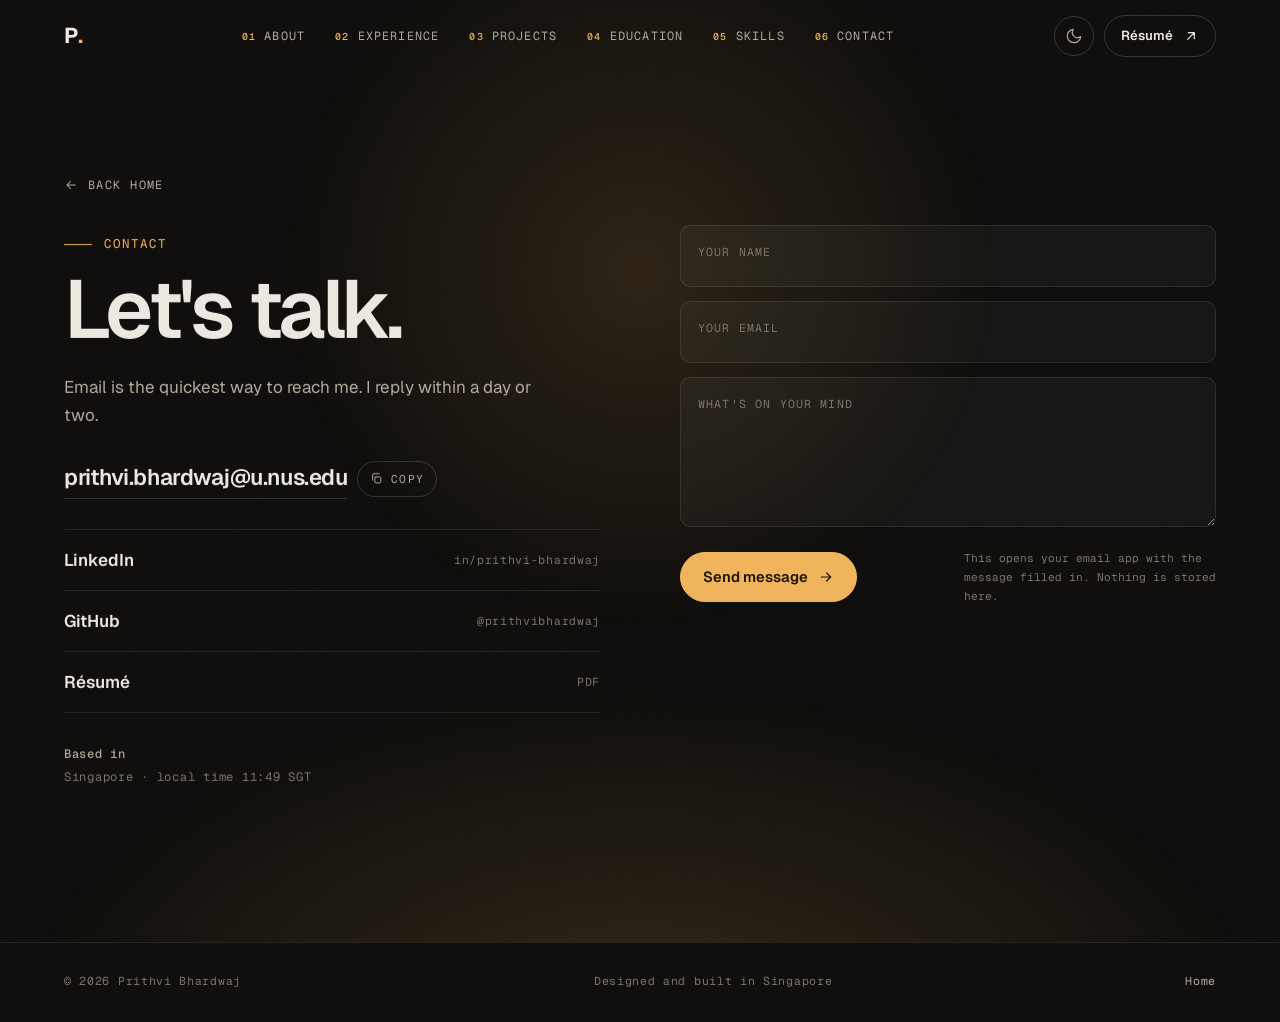
<file: contact/index.html>
<!DOCTYPE html>
<html lang="en" class="no-js">
<head>
  <meta charset="utf-8">
  <meta name="viewport" content="width=device-width, initial-scale=1">
  <title>Prithvi Bhardwaj</title>
  <meta name="description" content="Get in touch with Prithvi Bhardwaj: email, LinkedIn, GitHub, or a short message.">
  <meta name="theme-color" content="#0f0e0c">
  <link rel="icon" href="data:image/svg+xml,%3Csvg xmlns='http://www.w3.org/2000/svg' viewBox='0 0 64 64'%3E%3Crect width='64' height='64' rx='14' fill='%230f0e0c'/%3E%3Ctext x='32' y='45' text-anchor='middle' font-family='Georgia,serif' font-style='italic' font-size='40' fill='%23f0b35b'%3EP%3C/text%3E%3C/svg%3E">
  <script>
    try { var t = localStorage.getItem('theme'); if (t) document.documentElement.setAttribute('data-theme', t); } catch (e) {}
    document.documentElement.classList.remove('no-js');
  </script>
  <link rel="preconnect" href="https://fonts.googleapis.com">
  <link rel="preconnect" href="https://fonts.gstatic.com" crossorigin>
  <link href="https://fonts.googleapis.com/css2?family=Geist:wght@400;500;600;700&family=Geist+Mono:wght@400;500&display=swap" rel="stylesheet">
  <link rel="stylesheet" href="../assets/css/styles.css">
</head>
<body>
  <div class="grain" aria-hidden="true"></div>
  <div class="spotlight" aria-hidden="true"></div>
  <div class="cursor-dot" aria-hidden="true"></div>
  <div class="cursor-ring" aria-hidden="true"><span>View</span></div>

  <header class="nav is-scrolled" id="nav">
    <div class="wrap">
      <a class="logo" href="../" aria-label="Prithvi Bhardwaj, home">P<i>.</i></a>
      <nav class="nav-links" aria-label="Primary">
        <a class="nav-link" href="../#about"><b>01</b>About</a>
        <a class="nav-link" href="../#experience"><b>02</b>Experience</a>
        <a class="nav-link" href="../#projects"><b>03</b>Projects</a>
        <a class="nav-link" href="../#education"><b>04</b>Education</a>
        <a class="nav-link" href="../#skills"><b>05</b>Skills</a>
        <a class="nav-link is-active" href="./"><b>06</b>Contact</a>
      </nav>
      <div class="nav-actions">
        <button class="icon-btn theme-toggle" type="button" aria-label="Toggle light and dark theme">
          <svg class="moon" viewBox="0 0 24 24" fill="none" stroke="currentColor" stroke-width="1.6" stroke-linecap="round" stroke-linejoin="round"><path d="M21 12.79A9 9 0 1 1 11.21 3 7 7 0 0 0 21 12.79z"/></svg>
          <svg class="sun" viewBox="0 0 24 24" fill="none" stroke="currentColor" stroke-width="1.6" stroke-linecap="round" stroke-linejoin="round"><circle cx="12" cy="12" r="4"/><path d="M12 2v2M12 20v2M4.93 4.93l1.41 1.41M17.66 17.66l1.41 1.41M2 12h2M20 12h2M4.93 19.07l1.41-1.41M17.66 6.34l1.41-1.41"/></svg>
        </button>
        <a class="btn btn-sm" href="../assets/Prithvi_Bhardwaj_Resume.pdf" target="_blank" rel="noopener" data-magnetic>
          <span class="btn-bg"></span><span>Résumé</span>
          <svg viewBox="0 0 24 24" fill="none" stroke="currentColor" stroke-width="1.8" stroke-linecap="round" stroke-linejoin="round"><path d="M7 17 17 7M8 7h9v9"/></svg>
        </a>
        <button class="icon-btn menu-btn" type="button" aria-label="Open menu" aria-expanded="false" aria-controls="mobile-menu"><span></span><span></span></button>
      </div>
    </div>
  </header>

  <div class="mobile-menu" id="mobile-menu">
    <nav class="mobile-links" aria-label="Mobile">
      <a href="../#about"><b>01</b>About</a>
      <a href="../#experience"><b>02</b>Experience</a>
      <a href="../#projects"><b>03</b>Projects</a>
      <a href="../#education"><b>04</b>Education</a>
      <a href="../#skills"><b>05</b>Skills</a>
      <a href="./"><b>06</b>Contact</a>
    </nav>
    <div class="mobile-foot">
      <a href="https://github.com/prithvibhardwaj" target="_blank" rel="noopener">GitHub</a>
      <a href="https://www.linkedin.com/in/prithvi-bhardwaj" target="_blank" rel="noopener">LinkedIn</a>
      <a href="mailto:prithvi.bhardwaj@u.nus.edu">Email</a>
    </div>
  </div>

  <main id="top">
    <section class="section contact page-top" id="contact">
      <div class="contact-bg" aria-hidden="true"></div>
      <div class="wrap">
        <a class="back-link" href="../">
          <svg viewBox="0 0 24 24" fill="none" stroke="currentColor" stroke-width="1.8" stroke-linecap="round" stroke-linejoin="round"><path d="M19 12H5M11 18l-6-6 6-6"/></svg>
          Back home
        </a>
        <div class="contact-grid">
          <div data-reveal>
            <span class="eyebrow">Contact</span>
            <h1 class="contact-title">Let's talk.</h1>
            <p class="contact-lead">Email is the quickest way to reach me. I reply within a day or two.</p>
            <div class="email-row">
              <a class="email-link" href="mailto:prithvi.bhardwaj@u.nus.edu">prithvi.bhardwaj@u.nus.edu</a>
              <button class="copy-btn" type="button" data-copy="prithvi.bhardwaj@u.nus.edu">
                <svg viewBox="0 0 24 24" fill="none" stroke="currentColor" stroke-width="1.8" stroke-linecap="round" stroke-linejoin="round"><rect x="9" y="9" width="11" height="11" rx="2"/><path d="M5 15V5a2 2 0 0 1 2-2h10"/></svg>
                <span>Copy</span>
              </button>
            </div>
            <div class="contact-socials">
              <a href="https://www.linkedin.com/in/prithvi-bhardwaj" target="_blank" rel="noopener">LinkedIn <span>in/prithvi-bhardwaj</span></a>
              <a href="https://github.com/prithvibhardwaj" target="_blank" rel="noopener">GitHub <span>@prithvibhardwaj</span></a>
              <a href="../assets/Prithvi_Bhardwaj_Resume.pdf" target="_blank" rel="noopener">Résumé <span>PDF</span></a>
            </div>
            <div class="meta-block" style="margin-top: 30px;">
              <strong>Based in</strong>
              Singapore · local time <span data-clock>--:-- SGT</span>
            </div>
          </div>

          <form class="form" data-reveal data-reveal-delay="0.15" novalidate>
            <div class="field">
              <input id="f-name" name="name" type="text" placeholder=" " autocomplete="name" required>
              <label for="f-name">Your name</label>
            </div>
            <div class="field">
              <input id="f-email" name="email" type="email" placeholder=" " autocomplete="email" required>
              <label for="f-email">Your email</label>
            </div>
            <div class="field">
              <textarea id="f-msg" name="message" placeholder=" " required></textarea>
              <label for="f-msg">What's on your mind</label>
            </div>
            <div class="form-row">
              <button class="btn btn-primary" type="submit" data-magnetic>
                <span class="btn-bg"></span><span>Send message</span>
                <svg viewBox="0 0 24 24" fill="none" stroke="currentColor" stroke-width="1.8" stroke-linecap="round" stroke-linejoin="round"><path d="M5 12h14M13 6l6 6-6 6"/></svg>
              </button>
              <p class="form-note">This opens your email app with the message filled in. Nothing is stored here.</p>
            </div>
            <p class="form-status" role="status" aria-live="polite"></p>
          </form>
        </div>
      </div>
    </section>
  </main>

  <footer class="footer">
    <div class="wrap">
      <span>© <span data-year>2026</span> Prithvi Bhardwaj</span>
      <span>Designed and built in Singapore</span>
      <a class="top" href="../">Home</a>
    </div>
  </footer>

  <script src="../assets/vendor/gsap.min.js"></script>
  <script src="../assets/vendor/ScrollTrigger.min.js"></script>
  <script src="../assets/vendor/lenis.min.js"></script>
  <script src="../assets/vendor/vanilla-tilt.min.js"></script>
  <script src="../assets/js/main.js"></script>
</body>
</html>
</file>
<file: assets/css/styles.css>
/* ==========================================================================
   Prithvi Bhardwaj — personal site
   Design: warm ink, amber accent, one neutral grotesk + mono for labels
   ========================================================================== */

:root {
  --bg: #0f0e0c;
  --bg-2: #15130f;
  --bg-3: #1c1913;
  --surface: rgba(255, 250, 240, 0.035);
  --surface-2: rgba(255, 250, 240, 0.07);
  --line: rgba(236, 231, 223, 0.10);
  --line-2: rgba(236, 231, 223, 0.18);
  --ink: #ece7df;
  --ink-2: #b1a99c;
  --ink-3: #7a7369;
  --accent: #f0b35b;
  --accent-2: #d98f3a;
  --accent-ink: #1a1206;
  --glow: rgba(240, 179, 91, 0.13);
  --ok: #5fd38a;
  --shadow: 0 30px 60px -20px rgba(0, 0, 0, 0.6);

  --font-display: "Geist", "Segoe UI", system-ui, -apple-system, sans-serif;
  --font-body: "Geist", "Segoe UI", system-ui, -apple-system, sans-serif;
  --font-mono: "Geist Mono", "JetBrains Mono", "Cascadia Code", ui-monospace, monospace;

  --ease-out: cubic-bezier(0.16, 1, 0.3, 1);
  --ease-in-out: cubic-bezier(0.65, 0, 0.35, 1);

  --radius: 18px;
  --radius-sm: 10px;
  --max: 1180px;
  --gutter: clamp(20px, 5vw, 72px);
  --nav-h: 72px;

  color-scheme: dark;
}

[data-theme="light"] {
  --bg: #f5f0e8;
  --bg-2: #efe8dc;
  --bg-3: #e7dfd1;
  --surface: rgba(23, 20, 15, 0.035);
  --surface-2: rgba(23, 20, 15, 0.07);
  --line: rgba(23, 20, 15, 0.10);
  --line-2: rgba(23, 20, 15, 0.20);
  --ink: #17140f;
  --ink-2: #5d564c;
  --ink-3: #8f877b;
  --accent: #b4701a;
  --accent-2: #8f5810;
  --accent-ink: #fff7e8;
  --glow: rgba(180, 112, 26, 0.12);
  --ok: #2f9d5c;
  --shadow: 0 30px 60px -24px rgba(60, 40, 10, 0.35);
  color-scheme: light;
}

/* ---------- Reset ---------- */
*, *::before, *::after { box-sizing: border-box; }
html { scroll-behavior: auto; -webkit-text-size-adjust: 100%; }
body {
  margin: 0;
  background: var(--bg);
  color: var(--ink);
  font-family: var(--font-body);
  font-size: 1.0625rem;
  line-height: 1.65;
  -webkit-font-smoothing: antialiased;
  -moz-osx-font-smoothing: grayscale;
  overflow-x: hidden;
  transition: background-color 0.5s var(--ease-out), color 0.5s var(--ease-out);
}
img, svg, canvas { display: block; max-width: 100%; }
a { color: inherit; text-decoration: none; }
button { font: inherit; color: inherit; background: none; border: 0; cursor: pointer; }
ul { list-style: none; margin: 0; padding: 0; }
h1, h2, h3, h4, p { margin: 0; }
::selection { background: var(--accent); color: var(--accent-ink); }

:focus-visible { outline: 2px solid var(--accent); outline-offset: 4px; border-radius: 4px; }
:focus:not(:focus-visible) { outline: none; }

.skip-link {
  position: absolute; left: 16px; top: -60px; z-index: 1000;
  padding: 10px 16px; background: var(--accent); color: var(--accent-ink);
  font-family: var(--font-mono); font-size: 0.8rem; border-radius: 999px;
  transition: top 0.2s;
}
.skip-link:focus { top: 16px; }

.sr-only {
  position: absolute; width: 1px; height: 1px; padding: 0; margin: -1px;
  overflow: hidden; clip: rect(0, 0, 0, 0); white-space: nowrap; border: 0;
}

/* ---------- Atmosphere layers ---------- */
.grain {
  position: fixed; inset: -50%; z-index: 9990; pointer-events: none;
  width: 200%; height: 200%; opacity: 0.055;
  background-image: url("data:image/svg+xml,%3Csvg xmlns='http://www.w3.org/2000/svg' width='300' height='300'%3E%3Cfilter id='n'%3E%3CfeTurbulence type='fractalNoise' baseFrequency='0.9' numOctaves='3' stitchTiles='stitch'/%3E%3C/filter%3E%3Crect width='100%25' height='100%25' filter='url(%23n)'/%3E%3C/svg%3E");
  animation: grain 0.9s steps(4) infinite;
  mix-blend-mode: overlay;
}
[data-theme="light"] .grain { opacity: 0.09; mix-blend-mode: multiply; }
@keyframes grain {
  0% { transform: translate(0, 0); }
  25% { transform: translate(-3%, 2%); }
  50% { transform: translate(2%, -4%); }
  75% { transform: translate(-1%, 3%); }
  100% { transform: translate(3%, -1%); }
}

.spotlight {
  position: fixed; inset: 0; z-index: 0; pointer-events: none;
  background: radial-gradient(600px circle at var(--mx, 50%) var(--my, 30%), var(--glow), transparent 60%);
}

.progress {
  position: fixed; left: 0; top: 0; height: 2px; width: 100%;
  z-index: 9995; pointer-events: none;
  background: var(--accent); transform-origin: 0 50%; transform: scaleX(0);
}

/* ---------- Custom cursor ---------- */
.cursor-dot, .cursor-ring {
  position: fixed; left: 0; top: 0; z-index: 9999; pointer-events: none;
  border-radius: 50%; transform: translate(-50%, -50%);
  opacity: 0;
}
.cursor-dot { width: 6px; height: 6px; background: var(--accent); }
.cursor-ring {
  width: 34px; height: 34px; border: 1px solid var(--accent);
  display: grid; place-items: center;
  font-family: var(--font-mono); font-size: 0.62rem; letter-spacing: 0.12em; text-transform: uppercase;
  color: var(--accent-ink); background: transparent;
  transition: width 0.35s var(--ease-out), height 0.35s var(--ease-out), background-color 0.3s, border-color 0.3s;
}
.cursor-ring span { opacity: 0; transition: opacity 0.2s; }
body.cursor-hover .cursor-ring { width: 56px; height: 56px; background: var(--glow); }
body.cursor-label .cursor-ring { width: 84px; height: 84px; background: var(--accent); border-color: var(--accent); }
body.cursor-label .cursor-ring span { opacity: 1; }
body.has-cursor, body.has-cursor a, body.has-cursor button, body.has-cursor [data-tilt] { cursor: none; }
body.has-cursor input, body.has-cursor textarea { cursor: text; }
@media (hover: none), (pointer: coarse) { .cursor-dot, .cursor-ring { display: none; } }

/* ---------- Layout ---------- */
.wrap { width: min(var(--max), 100% - var(--gutter) * 2); margin-inline: auto; }
main { position: relative; z-index: 1; }
.section { padding-block: clamp(88px, 12vw, 168px); position: relative; }
.section + .section { border-top: 1px solid var(--line); }

.section-head {
  display: grid; gap: 18px; margin-bottom: clamp(40px, 6vw, 72px);
  grid-template-columns: 1fr; align-items: end;
}
@media (min-width: 900px) {
  .section-head { grid-template-columns: 1.2fr 1fr; gap: 40px; }
}
.eyebrow {
  font-family: var(--font-mono); font-size: 0.78rem; letter-spacing: 0.16em; text-transform: uppercase;
  color: var(--accent); display: inline-flex; align-items: center; gap: 12px;
}
.eyebrow::before { content: ""; width: 28px; height: 1px; background: var(--accent); }
.h2 {
  font-family: var(--font-display); font-weight: 600;
  font-size: clamp(2.1rem, 4.6vw, 3.8rem); line-height: 1.05; letter-spacing: -0.035em;
  margin-top: 14px;
}
.h2 em { font-style: normal; }
.lead { color: var(--ink-2); font-size: 1.08rem; max-width: 46ch; }

/* ---------- Nav ---------- */
.nav {
  position: fixed; top: 0; left: 0; right: 0; z-index: 100; height: var(--nav-h);
  display: flex; align-items: center;
  transition: background-color 0.4s, border-color 0.4s, transform 0.5s var(--ease-out);
  border-bottom: 1px solid transparent;
}
.nav.is-scrolled {
  background: color-mix(in srgb, var(--bg) 72%, transparent);
  backdrop-filter: blur(16px) saturate(140%);
  -webkit-backdrop-filter: blur(16px) saturate(140%);
  border-bottom-color: var(--line);
}
.nav.is-hidden { transform: translateY(-100%); }
.nav .wrap { display: flex; align-items: center; justify-content: space-between; gap: 24px; }
.logo {
  font-family: var(--font-display); font-size: 1.35rem; font-weight: 700; letter-spacing: -0.04em;
  display: inline-flex; align-items: baseline;
}
.logo i { font-style: normal; color: var(--accent); }
.nav-links { display: none; align-items: center; gap: 30px; }
@media (min-width: 900px) { .nav-links { display: flex; } }
.nav-link {
  font-family: var(--font-mono); font-size: 0.74rem; letter-spacing: 0.1em; text-transform: uppercase;
  color: var(--ink-2); display: inline-flex; gap: 8px; align-items: baseline; position: relative;
  transition: color 0.3s;
}
.nav-link b { font-weight: 500; color: var(--accent); font-size: 0.62rem; }
.nav-link::after {
  content: ""; position: absolute; left: 0; right: 0; bottom: -6px; height: 1px;
  background: var(--accent); transform: scaleX(0); transform-origin: left; transition: transform 0.4s var(--ease-out);
}
.nav-link:hover, .nav-link.is-active { color: var(--ink); }
.nav-link.is-active::after { transform: scaleX(1); }
.nav-actions { display: flex; align-items: center; gap: 10px; }

.btn {
  display: inline-flex; align-items: center; gap: 10px; white-space: nowrap;
  padding: 12px 22px; border-radius: 999px; font-weight: 600; font-size: 0.92rem;
  border: 1px solid var(--line-2); position: relative; overflow: hidden;
  transition: color 0.35s, border-color 0.35s, transform 0.35s var(--ease-out), background-color 0.35s;
  will-change: transform;
}
.btn .btn-bg {
  position: absolute; inset: 0; background: var(--accent);
  transform: translateY(101%); transition: transform 0.45s var(--ease-out); border-radius: inherit;
}
.btn > span:not(.btn-bg), .btn > svg { position: relative; z-index: 1; }
.btn:hover { border-color: var(--accent); color: var(--accent-ink); }
.btn:hover .btn-bg { transform: translateY(0); }
.btn-primary { background: var(--accent); color: var(--accent-ink); border-color: var(--accent); }
.btn-primary .btn-bg { background: var(--ink); }
.btn-primary:hover { color: var(--bg); }
.btn-sm { padding: 9px 16px; font-size: 0.82rem; }
.btn svg { width: 16px; height: 16px; }

.icon-btn {
  width: 40px; height: 40px; border-radius: 50%; display: grid; place-items: center;
  border: 1px solid var(--line-2); color: var(--ink-2); transition: color 0.3s, border-color 0.3s, transform 0.3s var(--ease-out);
}
.icon-btn:hover { color: var(--accent); border-color: var(--accent); transform: rotate(-12deg); }
.icon-btn svg { width: 18px; height: 18px; }
.theme-toggle .sun, [data-theme="light"] .theme-toggle .moon { display: none; }
[data-theme="light"] .theme-toggle .sun { display: block; }

.menu-btn { display: grid; }
@media (min-width: 900px) { .menu-btn { display: none; } }
.menu-btn span { display: block; width: 18px; height: 1.5px; background: currentColor; margin: 2.5px 0; transition: transform 0.3s var(--ease-out), opacity 0.3s; }
body.menu-open .menu-btn span:nth-child(1) { transform: translateY(3.25px) rotate(45deg); }
body.menu-open .menu-btn span:nth-child(2) { transform: translateY(-3.25px) rotate(-45deg); }

.mobile-menu {
  position: fixed; inset: 0; z-index: 90; background: var(--bg);
  display: grid; align-content: center; padding: var(--gutter);
  clip-path: circle(0% at calc(100% - 44px) 36px);
  transition: clip-path 0.7s var(--ease-in-out);
  visibility: hidden;
}
body.menu-open .mobile-menu { clip-path: circle(150% at calc(100% - 44px) 36px); visibility: visible; }
.mobile-menu .mobile-links a {
  font-family: var(--font-display); font-weight: 600; letter-spacing: -0.03em;
  font-size: clamp(2.2rem, 9vw, 3.6rem); line-height: 1.15;
  display: flex; gap: 18px; align-items: baseline; padding: 6px 0;
  transform: translateY(20px); opacity: 0; transition: transform 0.6s var(--ease-out), opacity 0.6s;
}
.mobile-menu .mobile-links a b { font-family: var(--font-mono); font-size: 0.8rem; color: var(--accent); font-weight: 500; letter-spacing: 0; }
body.menu-open .mobile-menu .mobile-links a { transform: none; opacity: 1; }
body.menu-open .mobile-links a:nth-child(1) { transition-delay: 0.25s; }
body.menu-open .mobile-links a:nth-child(2) { transition-delay: 0.31s; }
body.menu-open .mobile-links a:nth-child(3) { transition-delay: 0.37s; }
body.menu-open .mobile-links a:nth-child(4) { transition-delay: 0.43s; }
body.menu-open .mobile-links a:nth-child(5) { transition-delay: 0.49s; }
body.menu-open .mobile-links a:nth-child(6) { transition-delay: 0.55s; }
.mobile-menu .mobile-foot { margin-top: 32px; font-family: var(--font-mono); font-size: 0.78rem; color: var(--ink-3); display: flex; gap: 20px; flex-wrap: wrap; }
.mobile-menu .mobile-foot a { color: var(--ink-2); }
body.menu-open { overflow: hidden; }

/* ---------- Hero ---------- */
.hero {
  position: relative; min-height: 100svh; display: grid; align-items: end;
  padding-top: calc(var(--nav-h) + 40px); padding-bottom: 40px; overflow: hidden;
}
.hero-canvas { position: absolute; inset: 0; width: 100%; height: 100%; z-index: 0; opacity: 0.9; }
.hero-fade { position: absolute; inset: 0; z-index: 1; pointer-events: none;
  background: linear-gradient(to bottom, transparent 40%, var(--bg) 100%),
              radial-gradient(1200px 600px at 20% 100%, color-mix(in srgb, var(--bg) 60%, transparent), transparent);
}
.hero .wrap { position: relative; z-index: 2; display: grid; gap: 40px; }

.hero-status {
  display: inline-flex; align-items: center; gap: 10px; width: fit-content;
  font-family: var(--font-mono); font-size: 0.74rem; letter-spacing: 0.08em; color: var(--ink-2);
  padding: 8px 14px 8px 10px; border: 1px solid var(--line); border-radius: 999px;
  background: color-mix(in srgb, var(--bg) 50%, transparent); backdrop-filter: blur(8px);
}
.hero-status .dot { width: 8px; height: 8px; border-radius: 50%; background: var(--ok); animation: pulse 2.2s infinite; }
@keyframes pulse { 0% { box-shadow: 0 0 0 0 rgba(95, 211, 138, 0.55); } 70% { box-shadow: 0 0 0 10px rgba(95, 211, 138, 0); } 100% { box-shadow: 0 0 0 0 rgba(95, 211, 138, 0); } }

.hero-title {
  font-family: var(--font-display); font-weight: 600; letter-spacing: -0.045em;
  font-size: clamp(3rem, 10vw, 8.6rem); line-height: 0.96;
  display: flex; flex-wrap: wrap; column-gap: 0.22em;
}
.hero-title .word { display: inline-block; overflow: hidden; padding: 0 0.06em 0.06em; margin: 0 -0.06em -0.06em; }
.hero-title .char { display: inline-block; transform: translateY(110%); will-change: transform; }

.hero-grid { display: grid; gap: 32px; align-items: end; }
@media (min-width: 900px) { .hero-grid { grid-template-columns: 1.3fr 1fr; gap: 60px; } }

.hero-role {
  font-family: var(--font-display); font-weight: 500; letter-spacing: -0.02em;
  font-size: clamp(1.25rem, 2.1vw, 1.65rem); line-height: 1.3; color: var(--ink);
  display: flex; flex-wrap: wrap; gap: 0 0.3em; align-items: baseline;
}
.rotator { position: relative; display: inline-grid; justify-items: start; color: var(--accent); height: 1.3em; overflow: hidden; vertical-align: bottom; transition: width 0.7s var(--ease-out); }
.rotator span { grid-area: 1 / 1; white-space: nowrap; transform: translateY(110%); opacity: 0; transition: transform 0.7s var(--ease-out), opacity 0.5s; }
.rotator span.is-in { transform: none; opacity: 1; }
.rotator span.is-out { transform: translateY(-110%); opacity: 0; }
.hero-sub { color: var(--ink-2); max-width: 52ch; margin-top: 18px; font-size: 1.05rem; }
.hero-sub a { color: var(--ink); border-bottom: 1px solid var(--line-2); transition: border-color 0.3s, color 0.3s; }
.hero-sub a:hover { color: var(--accent); border-color: var(--accent); }
.hero-ctas { display: flex; gap: 12px; flex-wrap: wrap; margin-top: 28px; }

.hero-meta { display: grid; gap: 22px; justify-items: start; }
@media (min-width: 900px) { .hero-meta { justify-items: end; text-align: right; } }
.meta-block { font-family: var(--font-mono); font-size: 0.76rem; letter-spacing: 0.06em; color: var(--ink-3); line-height: 1.9; }
.meta-block strong { color: var(--ink-2); font-weight: 500; display: block; }
.socials { display: flex; gap: 8px; }
.socials a { width: 42px; height: 42px; border-radius: 50%; border: 1px solid var(--line); display: grid; place-items: center; color: var(--ink-2); transition: color 0.3s, border-color 0.3s, transform 0.3s var(--ease-out), background-color 0.3s; }
.socials a:hover { color: var(--accent-ink); background: var(--accent); border-color: var(--accent); transform: translateY(-3px); }
.socials svg { width: 17px; height: 17px; }

.hero-bottom { display: flex; justify-content: space-between; align-items: center; gap: 20px; border-top: 1px solid var(--line); padding-top: 22px; flex-wrap: wrap; }
.scroll-hint { display: inline-flex; align-items: center; gap: 14px; font-family: var(--font-mono); font-size: 0.72rem; letter-spacing: 0.16em; text-transform: uppercase; color: var(--ink-3); }
.scroll-hint .line { width: 60px; height: 1px; background: var(--line-2); position: relative; overflow: hidden; }
.scroll-hint .line::after { content: ""; position: absolute; inset: 0; background: var(--accent); transform: translateX(-100%); animation: scrollline 2.2s var(--ease-in-out) infinite; }
@keyframes scrollline { 0% { transform: translateX(-100%); } 50% { transform: translateX(0); } 100% { transform: translateX(100%); } }
.hero-bottom .mono { font-family: var(--font-mono); font-size: 0.72rem; letter-spacing: 0.08em; color: var(--ink-3); }
.hero-bottom .mono a { color: var(--ink-2); transition: color 0.3s; }
.hero-bottom .mono a:hover { color: var(--accent); }
.hero-fade-in { opacity: 0; transform: translateY(18px); }

/* ---------- Ticker ---------- */
.ticker { border-block: 1px solid var(--line); overflow: hidden; padding: 18px 0; background: var(--bg-2); position: relative; z-index: 1; }
.ticker-track { display: flex; width: max-content; animation: ticker 48s linear infinite; }
.ticker:hover .ticker-track { animation-play-state: paused; }
.ticker-track span { font-family: var(--font-mono); font-size: 0.8rem; letter-spacing: 0.14em; text-transform: uppercase; color: var(--ink-2); padding: 0 28px; display: inline-flex; align-items: center; gap: 28px; white-space: nowrap; }
.ticker-track span::after { content: "✦"; color: var(--accent); font-size: 0.7rem; }
@keyframes ticker { to { transform: translateX(-50%); } }

/* ---------- About ---------- */
.about-grid { display: grid; gap: 48px; align-items: start; }
@media (min-width: 900px) { .about-grid { grid-template-columns: 1.15fr 0.85fr; gap: 80px; } }
.about-copy p { color: var(--ink-2); margin-bottom: 1.3em; max-width: 58ch; }
.about-copy p:first-child { font-size: clamp(1.15rem, 1.6vw, 1.35rem); line-height: 1.5; color: var(--ink); font-weight: 500; letter-spacing: -0.01em; }
.about-copy strong { color: var(--ink); font-weight: 600; }
.about-facts { display: grid; grid-template-columns: repeat(3, 1fr); gap: 12px; margin-top: 12px; }
.fact { padding: 16px 18px; border: 1px solid var(--line); border-radius: var(--radius-sm); background: var(--surface); }
.fact b { display: block; font-family: var(--font-display); font-size: 1.9rem; line-height: 1; color: var(--accent); font-weight: 600; letter-spacing: -0.03em; }
.fact span { font-family: var(--font-mono); font-size: 0.68rem; letter-spacing: 0.08em; text-transform: uppercase; color: var(--ink-3); display: block; margin-top: 8px; line-height: 1.5; }
@media (max-width: 520px) { .about-facts { grid-template-columns: 1fr 1fr; } }

.portrait-wrap { position: relative; padding: 24px 24px 24px 0; }
.portrait {
  position: relative; border-radius: var(--radius); overflow: hidden; aspect-ratio: 4 / 5;
  background: var(--bg-3); transform-style: preserve-3d; box-shadow: var(--shadow);
}
.portrait img { width: 100%; height: 100%; object-fit: cover; object-position: center 20%; filter: saturate(0.82) contrast(1.05); transition: filter 0.6s, transform 0.8s var(--ease-out); transform: scale(1.02); }
.portrait:hover img { filter: saturate(1) contrast(1.02); transform: scale(1.06); }
.portrait::after { content: ""; position: absolute; inset: 0; background: linear-gradient(to top, color-mix(in srgb, var(--bg) 55%, transparent), transparent 55%); pointer-events: none; }
.portrait-frame { position: absolute; inset: 24px 24px 24px 0; border: 1px solid var(--accent); border-radius: var(--radius); transform: translate(14px, 14px); pointer-events: none; opacity: 0.6; }
.chip-float {
  position: absolute; z-index: 2; padding: 10px 14px; border-radius: 999px;
  background: color-mix(in srgb, var(--bg) 78%, transparent); backdrop-filter: blur(10px); border: 1px solid var(--line-2);
  font-family: var(--font-mono); font-size: 0.72rem; letter-spacing: 0.08em; color: var(--ink); white-space: nowrap;
  box-shadow: var(--shadow);
}
.chip-float.a { left: -12px; top: 40px; }
.chip-float.b { right: -6px; bottom: 90px; }
.chip-float.c { left: 24px; bottom: -6px; }
.chip-float i { color: var(--accent); font-style: normal; margin-right: 6px; }

/* ---------- Experience ---------- */
.xp-list { display: grid; gap: 6px; }
.xp {
  display: grid; gap: 8px 32px; padding: 26px; border-radius: var(--radius); position: relative;
  transition: background-color 0.4s, opacity 0.4s, box-shadow 0.4s;
}
@media (min-width: 720px) { .xp { grid-template-columns: 180px 1fr; } }
.xp::before { content: ""; position: absolute; inset: 0; border-radius: inherit; border: 1px solid var(--line); opacity: 0; transition: opacity 0.4s; pointer-events: none; }
.xp:hover { background: var(--surface); box-shadow: var(--shadow); }
.xp:hover::before { opacity: 1; }
.xp-list:hover .xp:not(:hover) { opacity: 0.45; }
.xp-date { font-family: var(--font-mono); font-size: 0.74rem; letter-spacing: 0.08em; text-transform: uppercase; color: var(--ink-3); padding-top: 6px; }
.xp-title { font-family: var(--font-display); font-size: 1.3rem; line-height: 1.25; font-weight: 600; letter-spacing: -0.02em; display: flex; flex-wrap: wrap; gap: 6px 10px; align-items: baseline; }
.xp-title .co { color: var(--ink-2); font-weight: 500; }
.xp-body { color: var(--ink-2); margin-top: 8px; font-size: 0.98rem; max-width: 70ch; }
.tags { display: flex; flex-wrap: wrap; gap: 8px; margin-top: 14px; }
.tag { font-family: var(--font-mono); font-size: 0.7rem; letter-spacing: 0.06em; padding: 5px 11px; border-radius: 999px; background: color-mix(in srgb, var(--accent) 12%, transparent); color: var(--accent); border: 1px solid color-mix(in srgb, var(--accent) 22%, transparent); }
.xp-more { margin-top: 36px; display: inline-flex; align-items: center; gap: 10px; font-weight: 600; color: var(--ink); transition: color 0.3s; }
.xp-more svg { width: 16px; height: 16px; transition: transform 0.4s var(--ease-out); }
.xp-more:hover svg { transform: translateX(6px); }
.xp-more:hover { color: var(--accent); }

/* ---------- Projects ---------- */
.proj-grid { display: grid; gap: 18px; grid-template-columns: repeat(6, 1fr); }
.proj { grid-column: span 6; }
@media (min-width: 720px) {
  .proj { grid-column: span 3; }
  .proj.wide { grid-column: span 6; }
}
@media (min-width: 1000px) {
  .proj { grid-column: span 2; }
  .proj.wide { grid-column: span 4; }
  .proj.half { grid-column: span 3; }
}
.proj {
  position: relative; border-radius: var(--radius); border: 1px solid var(--line); background: var(--surface);
  overflow: hidden; display: flex; flex-direction: column; min-height: 380px;
  transform-style: preserve-3d; transition: border-color 0.4s, box-shadow 0.4s;
}
.proj:hover { border-color: var(--line-2); box-shadow: var(--shadow); }
.proj-visual { position: relative; height: 210px; overflow: hidden; border-bottom: 1px solid var(--line); padding: 22px 22px 0; background:
  radial-gradient(500px 200px at 20% 0%, color-mix(in srgb, var(--accent) 14%, transparent), transparent),
  var(--bg-2);
}
.proj.wide .proj-visual { height: 260px; padding: 26px 34px 0; }

/* Browser-frame screenshot */
.shot {
  position: relative; height: 100%; border-radius: 12px 12px 0 0; overflow: hidden;
  border: 1px solid var(--line-2); border-bottom: 0; background: var(--bg-3);
  box-shadow: 0 24px 40px -24px rgba(0, 0, 0, 0.7);
  transition: transform 0.6s var(--ease-out);
}
.proj:hover .shot { transform: translateY(-6px); }
.shot-bar { height: 26px; display: flex; align-items: center; gap: 6px; padding: 0 10px; background: color-mix(in srgb, var(--bg) 55%, var(--bg-3)); border-bottom: 1px solid var(--line); }
.shot-bar i { width: 7px; height: 7px; border-radius: 50%; background: var(--line-2); }
.shot-bar span { margin-left: 8px; flex: 1; height: 13px; border-radius: 7px; background: var(--line); font: 500 8px/13px var(--font-mono); color: var(--ink-3); padding: 0 8px; letter-spacing: 0.04em; white-space: nowrap; overflow: hidden; }
.shot img { width: 100%; height: calc(100% - 26px); object-fit: cover; object-position: top center; display: block; }
.shot.light img { background: #fff; }

/* Map mock (OptiFleet) */
.map-mock { position: relative; height: calc(100% - 26px); overflow: hidden; background:
  repeating-linear-gradient(0deg, transparent 0 39px, var(--line) 39px 40px),
  repeating-linear-gradient(90deg, transparent 0 39px, var(--line) 39px 40px),
  color-mix(in srgb, var(--bg-3) 85%, var(--accent)); }
.map-mock svg { position: absolute; inset: 0; width: 100%; height: 100%; }
.map-mock .blk { fill: var(--ink-3); opacity: 0.12; }
.map-mock .road { stroke: var(--ink-3); opacity: 0.35; stroke-width: 2; }
.map-mock .rA { stroke: var(--accent); stroke-width: 3; fill: none; stroke-linejoin: round; stroke-linecap: round; }
.map-mock .rB, .map-mock .rC { stroke: var(--ink-2); stroke-width: 2; fill: none; stroke-dasharray: 5 5; opacity: 0.55; }
.map-mock .rC { opacity: 0.3; }
.map-mock .pin { fill: var(--accent); stroke: var(--bg); stroke-width: 2; }
.map-mock .truck { fill: var(--ink); stroke: var(--accent); stroke-width: 2; }
.map-panel { position: absolute; right: 12px; top: 12px; width: 46%; min-width: 150px; background: color-mix(in srgb, var(--bg) 88%, transparent); border: 1px solid var(--line-2); border-radius: 8px; padding: 6px 10px; font-family: var(--font-mono); font-size: 8.5px; letter-spacing: 0.02em; color: var(--ink-2); backdrop-filter: blur(6px); }
.map-panel div { display: grid; grid-template-columns: 1.4em 1fr auto; gap: 8px; align-items: center; padding: 4px 0; border-bottom: 1px solid var(--line); white-space: nowrap; }
.map-panel div:last-child { border-bottom: 0; }
.map-panel b { color: var(--ink); font-weight: 600; }
.map-panel .on { color: var(--accent); }

/* Phone mock (GoldLabel) */
.phone { width: 186px; height: 100%; margin: 0 auto; background: #fff; color: #17140f; border-radius: 24px 24px 0 0; border: 6px solid #1d1a15; border-bottom: 0; overflow: hidden; box-shadow: 0 24px 40px -22px rgba(0, 0, 0, 0.7); transition: transform 0.6s var(--ease-out); }
.proj:hover .phone { transform: translateY(-6px); }
.phone-top { height: 18px; display: grid; place-items: center; }
.phone-top i { width: 54px; height: 6px; border-radius: 3px; background: #1d1a15; }
.phone-head { padding: 4px 12px 8px; }
.phone-head b { display: block; font-size: 10.5px; font-weight: 700; letter-spacing: -0.01em; }
.phone-head span { display: block; font-family: var(--font-mono); font-size: 7.5px; color: #8a8377; letter-spacing: 0.04em; margin-top: 2px; }
.picto-grid { display: grid; grid-template-columns: repeat(3, 1fr); gap: 6px; padding: 0 10px; }
.picto-grid figure { margin: 0; text-align: center; }
.picto-grid img { width: 100%; aspect-ratio: 1; object-fit: contain; border: 1px solid #e6e0d6; border-radius: 6px; background: #fff; }
.picto-grid figcaption { font-size: 7px; font-weight: 600; margin-top: 3px; color: #17140f; letter-spacing: 0.01em; }
.proj-visual .ink { stroke: var(--ink-3); }
.proj-visual .acc { stroke: var(--accent); }
.proj-visual .accf { fill: var(--accent); }
.proj-visual .inkf { fill: var(--ink-3); }
.proj-visual .txt { fill: var(--ink-3); font-family: var(--font-mono); font-size: 10px; letter-spacing: 0.08em; }
.proj-visual .txt.acc-txt { fill: var(--accent); }
.proj-visual .dash { stroke-dasharray: 6 6; animation: dashmove 6s linear infinite; }
@keyframes dashmove { to { stroke-dashoffset: -120; } }
.proj-visual .floaty { animation: floaty 5s ease-in-out infinite; }
.proj-visual .floaty.d1 { animation-delay: -1.5s; }
.proj-visual .floaty.d2 { animation-delay: -3s; }
@keyframes floaty { 0%, 100% { transform: translateY(0); } 50% { transform: translateY(-6px); } }
.proj-visual .scan { animation: scan 3.4s var(--ease-in-out) infinite; }
@keyframes scan { 0%, 100% { transform: translateY(-40px); } 50% { transform: translateY(40px); } }
.proj-visual .draw { stroke-dasharray: 600; stroke-dashoffset: 600; transition: stroke-dashoffset 1.6s var(--ease-out); }
.proj:hover .proj-visual .draw, .proj.is-visible .proj-visual .draw { stroke-dashoffset: 0; }
.proj-visual .cell { animation: cellpulse 4s ease-in-out infinite; animation-delay: calc(var(--i, 0) * 0.06s); }
@keyframes cellpulse { 0%, 100% { opacity: 0.55; } 50% { opacity: 1; } }
.proj-body { padding: 22px 24px 24px; display: flex; flex-direction: column; flex: 1; }
.proj-top { display: flex; justify-content: space-between; align-items: baseline; gap: 12px; }
.proj-title { font-family: var(--font-display); font-size: 1.35rem; font-weight: 600; line-height: 1.2; letter-spacing: -0.025em; }
.proj-year { font-family: var(--font-mono); font-size: 0.7rem; color: var(--ink-3); letter-spacing: 0.08em; white-space: nowrap; }
.proj-desc { color: var(--ink-2); font-size: 0.95rem; margin-top: 10px; flex: 1; }
.proj-foot { display: flex; justify-content: space-between; align-items: flex-end; gap: 12px; margin-top: 16px; }
.proj-links { display: flex; gap: 6px; }
.proj-links a { width: 36px; height: 36px; border-radius: 50%; border: 1px solid var(--line-2); display: grid; place-items: center; color: var(--ink-2); transition: color 0.3s, border-color 0.3s, background-color 0.3s; }
.proj-links a:hover { color: var(--accent-ink); background: var(--accent); border-color: var(--accent); }
.proj-links svg { width: 15px; height: 15px; }
.proj-cover-link { position: absolute; inset: 0; z-index: 1; border-radius: inherit; }
.proj-cover-link:focus-visible { outline-offset: -4px; }
.proj-body { position: relative; z-index: 2; pointer-events: none; }
.proj-body a, .proj-body .tags { pointer-events: auto; }
.proj.cta { justify-content: center; align-items: flex-start; padding: 32px; min-height: 260px; background: linear-gradient(135deg, color-mix(in srgb, var(--accent) 14%, transparent), transparent 60%), var(--surface); }
.proj.cta .proj-title { font-size: 1.8rem; }
.proj.cta p { color: var(--ink-2); margin: 12px 0 22px; max-width: 34ch; }

/* ---------- Education ---------- */
.edu-grid { display: grid; gap: 18px; }
@media (min-width: 900px) { .edu-grid { grid-template-columns: 1.1fr 0.9fr; } }
.card { border: 1px solid var(--line); border-radius: var(--radius); background: var(--surface); padding: clamp(24px, 3vw, 36px); position: relative; overflow: hidden; }
.card-glow::before { content: ""; position: absolute; width: 420px; height: 420px; border-radius: 50%; right: -160px; top: -200px; background: radial-gradient(closest-side, color-mix(in srgb, var(--accent) 16%, transparent), transparent); pointer-events: none; }
.card > * { position: relative; }
.edu-school { font-family: var(--font-display); font-size: clamp(1.5rem, 2.6vw, 2rem); line-height: 1.15; font-weight: 600; letter-spacing: -0.03em; }
.edu-degree { color: var(--ink-2); margin-top: 8px; font-size: 1rem; }
.edu-meta { display: grid; grid-template-columns: repeat(auto-fit, minmax(170px, 1fr)); gap: 16px; margin-top: 26px; padding-top: 22px; border-top: 1px solid var(--line); }
.edu-meta div span { display: block; font-family: var(--font-mono); font-size: 0.68rem; letter-spacing: 0.12em; text-transform: uppercase; color: var(--ink-3); margin-bottom: 6px; }
.edu-meta div b { font-weight: 600; color: var(--ink); }
.coursework { margin-top: 24px; }
.label { display: block; font-family: var(--font-mono); font-size: 0.68rem; letter-spacing: 0.12em; text-transform: uppercase; color: var(--ink-3); margin-bottom: 10px; }
.chips { display: flex; flex-wrap: wrap; gap: 8px; }
.chip { font-size: 0.82rem; padding: 7px 13px; border-radius: 999px; border: 1px solid var(--line-2); color: var(--ink-2); transition: color 0.3s, border-color 0.3s, background-color 0.3s, transform 0.3s var(--ease-out); }
.chip:hover { color: var(--accent-ink); background: var(--accent); border-color: var(--accent); transform: translateY(-2px); }

.lead-list { display: grid; gap: 0; }
.lead-item { display: grid; grid-template-columns: 1fr auto; gap: 6px 16px; padding: 18px 0; border-bottom: 1px solid var(--line); transition: padding-left 0.4s var(--ease-out); }
.lead-item:last-child { border-bottom: 0; padding-bottom: 0; }
.lead-item:first-child { padding-top: 0; }
.lead-item:hover { padding-left: 10px; }
.lead-item h4 { font-family: var(--font-display); font-weight: 600; font-size: 1.05rem; letter-spacing: -0.015em; }
.lead-item h4 span { color: var(--ink-2); font-weight: 500; }
.lead-item .when { font-family: var(--font-mono); font-size: 0.7rem; color: var(--ink-3); letter-spacing: 0.08em; text-transform: uppercase; padding-top: 5px; }
.lead-item p { grid-column: 1 / -1; color: var(--ink-2); font-size: 0.92rem; }
.card h3.card-title { font-family: var(--font-mono); font-size: 0.72rem; letter-spacing: 0.14em; text-transform: uppercase; color: var(--accent); margin-bottom: 18px; }

/* ---------- Skills ---------- */
.skills-grid { display: grid; gap: 18px; }
@media (min-width: 720px) { .skills-grid { grid-template-columns: repeat(3, 1fr); } }
.skill-group h3 { font-family: var(--font-mono); font-size: 0.72rem; letter-spacing: 0.14em; text-transform: uppercase; color: var(--accent); margin-bottom: 16px; display: flex; align-items: center; gap: 10px; }
.skill-group h3::after { content: ""; flex: 1; height: 1px; background: var(--line); }

/* ---------- Contact ---------- */
.contact { position: relative; overflow: hidden; }
.contact-bg { position: absolute; inset: 0; pointer-events: none; background: radial-gradient(900px 500px at 50% 110%, color-mix(in srgb, var(--accent) 16%, transparent), transparent 70%); }
.contact-grid { display: grid; gap: 48px; position: relative; }
@media (min-width: 900px) { .contact-grid { grid-template-columns: 1fr 1fr; gap: 80px; align-items: start; } }
.contact-title { font-family: var(--font-display); font-weight: 600; font-size: clamp(2.6rem, 6.4vw, 5.2rem); line-height: 1; letter-spacing: -0.045em; margin-top: 14px; }
.contact-title em { font-style: normal; }
.contact-lead { color: var(--ink-2); margin-top: 22px; max-width: 44ch; }
.email-row { margin-top: 30px; display: flex; align-items: center; gap: 10px; flex-wrap: wrap; }
.email-link { font-family: var(--font-display); font-size: clamp(1.1rem, 2.1vw, 1.4rem); font-weight: 600; letter-spacing: -0.02em; border-bottom: 1px solid var(--line-2); padding-bottom: 2px; transition: color 0.3s, border-color 0.3s; word-break: break-all; }
.email-link:hover { color: var(--accent); border-color: var(--accent); }
.copy-btn { font-family: var(--font-mono); font-size: 0.7rem; letter-spacing: 0.1em; text-transform: uppercase; padding: 8px 12px; border: 1px solid var(--line-2); border-radius: 999px; color: var(--ink-2); display: inline-flex; gap: 8px; align-items: center; transition: color 0.3s, border-color 0.3s; }
.copy-btn:hover { color: var(--accent); border-color: var(--accent); }
.copy-btn svg { width: 13px; height: 13px; }
.copy-btn.is-copied { color: var(--ok); border-color: var(--ok); }
.contact-socials { margin-top: 30px; display: flex; flex-direction: column; border-top: 1px solid var(--line); }
.contact-socials a { display: flex; justify-content: space-between; align-items: center; padding: 16px 0; border-bottom: 1px solid var(--line); font-weight: 600; transition: padding-left 0.4s var(--ease-out), color 0.3s; }
.contact-socials a span { font-family: var(--font-mono); font-size: 0.72rem; color: var(--ink-3); font-weight: 400; letter-spacing: 0.06em; }
.contact-socials a:hover { padding-left: 10px; color: var(--accent); }

.form { display: grid; gap: 14px; }
.field { position: relative; }
.field input, .field textarea {
  width: 100%; padding: 24px 18px 10px; border-radius: var(--radius-sm); background: var(--surface); border: 1px solid var(--line);
  color: var(--ink); font: inherit; font-size: 0.98rem; transition: border-color 0.3s, background-color 0.3s; resize: vertical;
}
.field textarea { min-height: 150px; }
.field label { position: absolute; left: 18px; top: 17px; font-family: var(--font-mono); font-size: 0.72rem; letter-spacing: 0.1em; text-transform: uppercase; color: var(--ink-3); pointer-events: none; transition: transform 0.3s var(--ease-out), color 0.3s; transform-origin: left top; }
.field input:focus, .field textarea:focus { border-color: var(--accent); background: var(--surface-2); outline: none; }
.field input:focus + label, .field input:not(:placeholder-shown) + label,
.field textarea:focus + label, .field textarea:not(:placeholder-shown) + label { transform: translateY(-10px) scale(0.86); color: var(--accent); }
.form-row { display: flex; align-items: center; justify-content: space-between; gap: 16px; flex-wrap: wrap; }
.form-note { font-family: var(--font-mono); font-size: 0.7rem; color: var(--ink-3); line-height: 1.7; max-width: 36ch; }
.form-status { font-family: var(--font-mono); font-size: 0.74rem; color: var(--ok); min-height: 1.2em; }

/* ---------- Footer ---------- */
.footer { border-top: 1px solid var(--line); padding: 28px 0 32px; position: relative; z-index: 1; }
.footer .wrap { display: flex; justify-content: space-between; align-items: center; gap: 16px; flex-wrap: wrap; font-family: var(--font-mono); font-size: 0.72rem; letter-spacing: 0.06em; color: var(--ink-3); }
.footer a { color: var(--ink-2); transition: color 0.3s; }
.footer a:hover { color: var(--accent); }
.footer .top { display: inline-flex; align-items: center; gap: 8px; }
.footer .top svg { width: 14px; height: 14px; transition: transform 0.3s var(--ease-out); }
.footer .top:hover svg { transform: translateY(-3px); }

/* ---------- Reveal defaults (JS animates) ---------- */
[data-reveal], [data-reveal-group] > * { opacity: 0; transform: translateY(36px); will-change: transform, opacity; }
.is-revealed { opacity: 1 !important; transform: none !important; transition: opacity 0.9s var(--ease-out), transform 0.9s var(--ease-out); }
.no-js [data-reveal], .reduced-motion [data-reveal],
.no-js [data-reveal-group] > *, .reduced-motion [data-reveal-group] > * { opacity: 1; transform: none; }
.no-js .hero-title .char, .reduced-motion .hero-title .char { transform: none; }
.no-js .hero-fade-in, .reduced-motion .hero-fade-in { opacity: 1; transform: none; }

/* ---------- Standalone contact page ---------- */
.page-top { padding-top: calc(var(--nav-h) + clamp(40px, 8vw, 100px)); }
.back-link { display: inline-flex; align-items: center; gap: 10px; font-family: var(--font-mono); font-size: 0.74rem; letter-spacing: 0.12em; text-transform: uppercase; color: var(--ink-2); margin-bottom: 30px; transition: color 0.3s; }
.back-link svg { width: 14px; height: 14px; transition: transform 0.3s var(--ease-out); }
.back-link:hover { color: var(--accent); }
.back-link:hover svg { transform: translateX(-5px); }

/* ---------- Reduced motion ---------- */
@media (prefers-reduced-motion: reduce) {
  *, *::before, *::after { animation-duration: 0.01ms !important; animation-iteration-count: 1 !important; transition-duration: 0.01ms !important; }
  .grain, .ticker-track { animation: none; }
}
</file>
